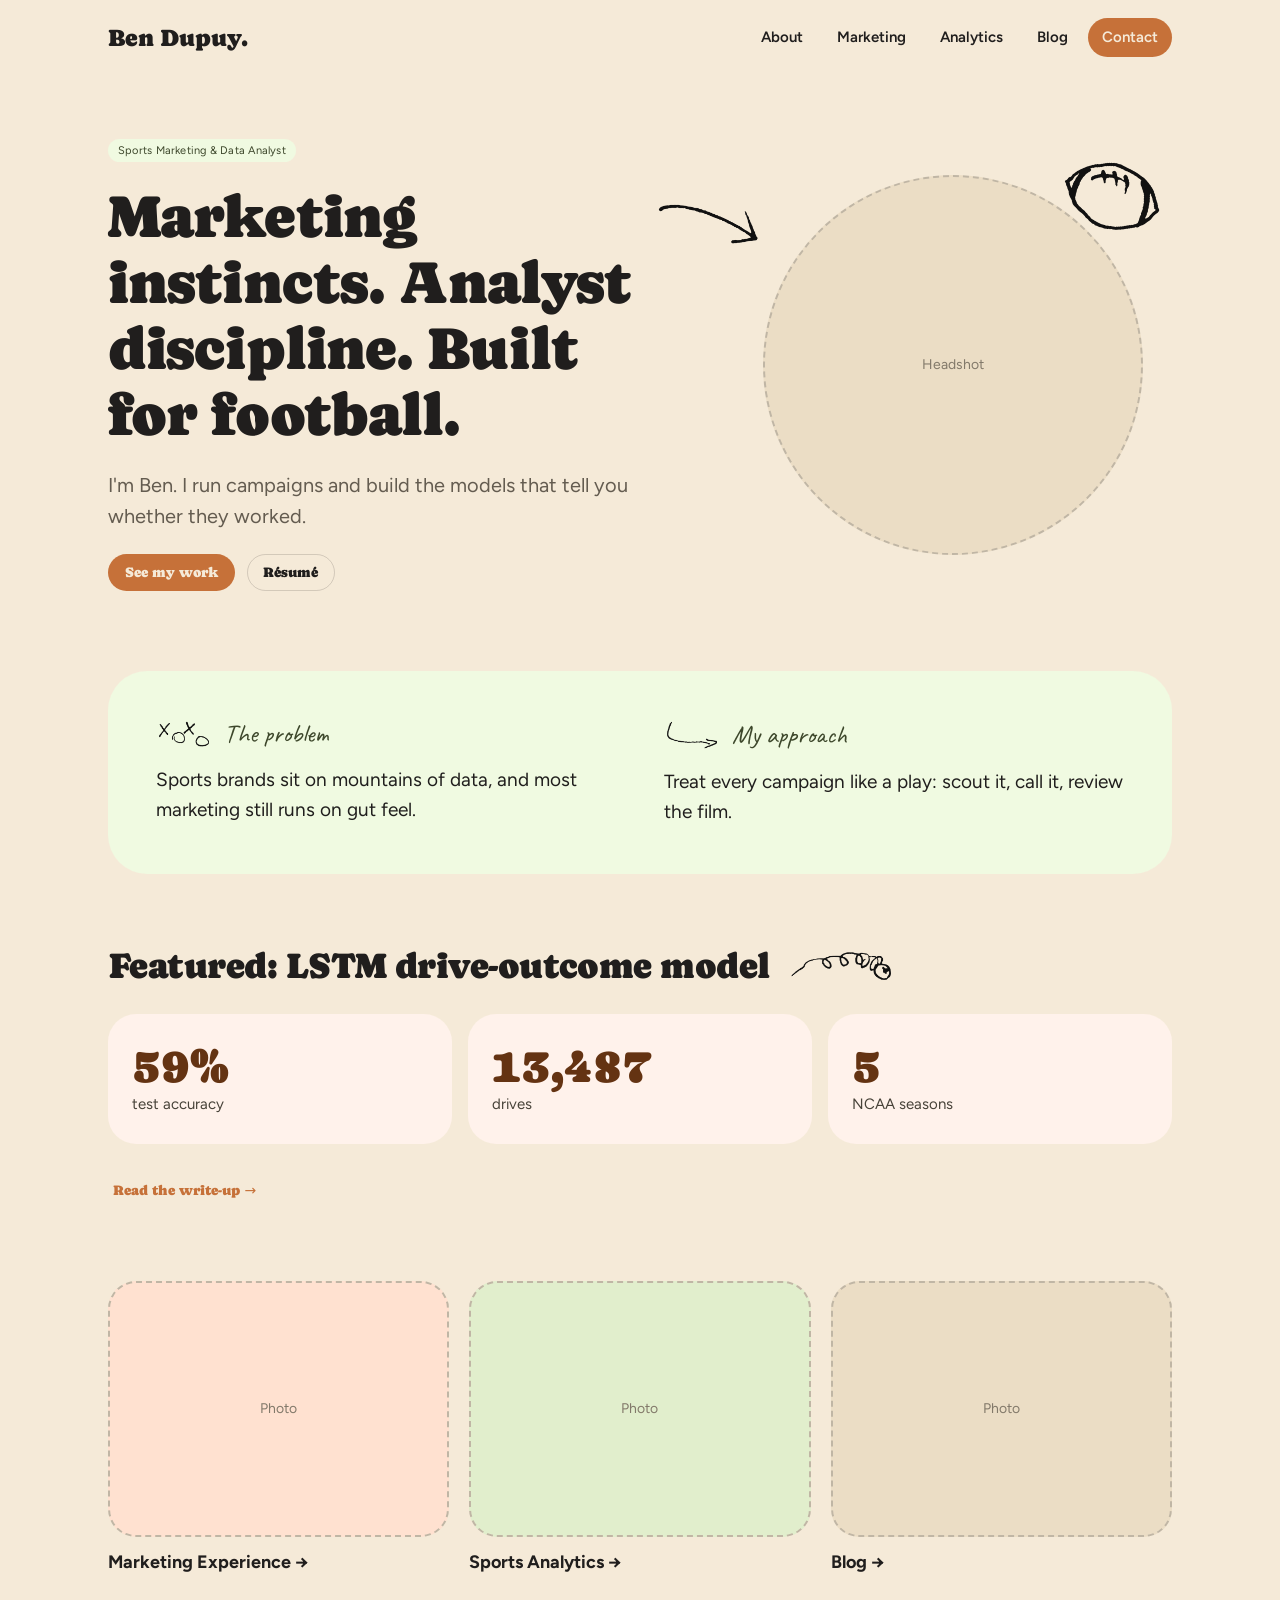
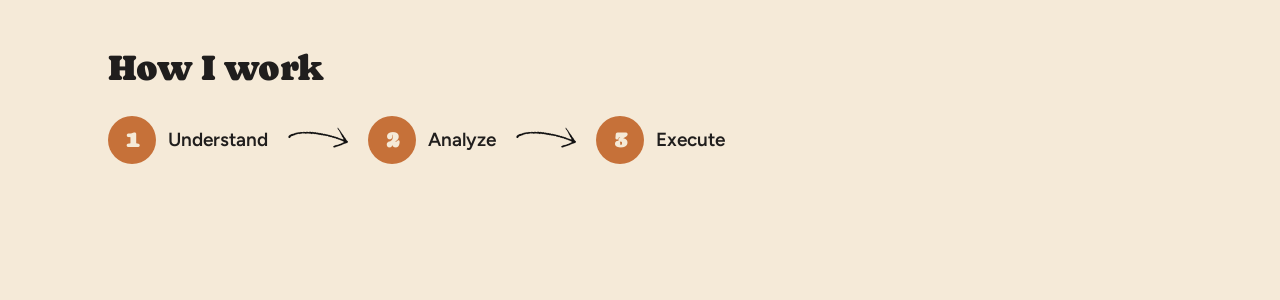
<file: final-project/index.html>
<!DOCTYPE html>
<html lang="en">
<head>
<meta charset="utf-8">
<meta name="viewport" content="width=device-width, initial-scale=1">
<title>Home · Ben Dupuy</title>
<meta name="description" content="Ben Dupuy — Sports Marketing & Data Analyst.">
<link rel="stylesheet" href="css/organic.css">
<link rel="stylesheet" href="css/site.css">
</head>
<body>
<header class="site-header">
  <nav class="nav" aria-label="Main">
    <a class="nav-brand" href="index.html">Ben Dupuy.</a>
    <div class="nav-links">
      <a href="about.html">About</a>
      <a href="marketing.html">Marketing</a>
      <a href="analytics.html">Analytics</a>
      <a href="blog.html">Blog</a>
      <a class="nav-cta" href="contact.html">Contact</a>
    </div>
  </nav>
</header>
<main>
<div class="wrap">
  <section class="hero">
    <div class="stack">
      <span class="tag tag-accent-2" style="align-self:flex-start">Sports Marketing &amp; Data Analyst</span>
      <h1>Marketing instincts. Analyst discipline. Built for football.</h1>
      <p class="lead">I'm Ben. I run campaigns and build the models that tell you whether they worked.</p>
      <div class="row"><a class="btn btn-primary" href="analytics.html">See my work</a><a class="btn btn-secondary" href="#">Résumé</a></div>
    </div>
    <div class="hero-photo">
      <div class="ph ph-circle">Headshot</div>
      <img class="doodle-ball" src="doodle-icons/png/black/football-laces-top-black.png" alt="">
      <img class="doodle-arrow" src="doodle-icons/png/black/curved-arrow-black.png" alt="">
    </div>
  </section>
  <section class="split">
    <div class="stack"><div class="label"><img src="doodle-icons/png/black/xs-and-os-black.png" alt=""><span class="hand">The problem</span></div><p>Sports brands sit on mountains of data, and most marketing still runs on gut feel.</p></div>
    <div class="stack"><div class="label"><img src="doodle-icons/png/black/hook-arrow-black.png" alt=""><span class="hand">My approach</span></div><p>Treat every campaign like a play: scout it, call it, review the film.</p></div>
  </section>
  <section class="section stack" style="gap:28px">
    <div class="heading-doodle"><h2>Featured: LSTM drive-outcome model</h2><img src="doodle-icons/png/black/spiral-ball-black.png" alt=""></div>
    <div class="stats"><div class="stat"><b>59%</b><span>test accuracy</span></div><div class="stat"><b>13,487</b><span>drives</span></div><div class="stat"><b>5</b><span>NCAA seasons</span></div></div>
    <a class="btn btn-ghost" href="analytics.html" style="align-self:flex-start">Read the write-up →</a>
  </section>
  <section class="tiles">
    <a class="tile" href="marketing.html"><div class="ph t-accent">Photo</div><strong>Marketing Experience →</strong></a>
    <a class="tile" href="analytics.html"><div class="ph t-sage">Photo</div><strong>Sports Analytics →</strong></a>
    <a class="tile" href="blog.html"><div class="ph">Photo</div><strong>Blog →</strong></a>
  </section>
  <section class="section stack" style="gap:28px">
    <h2>How I work</h2>
    <div class="process">
      <div class="step"><i>1</i>Understand</div><img src="doodle-icons/png/black/curved-arrow-black.png" alt="">
      <div class="step"><i>2</i>Analyze</div><img src="doodle-icons/png/black/curved-arrow-black.png" alt="">
      <div class="step"><i>3</i>Execute</div>
    </div>
  </section>
</div>
</main>
</body>
</html>
</file>
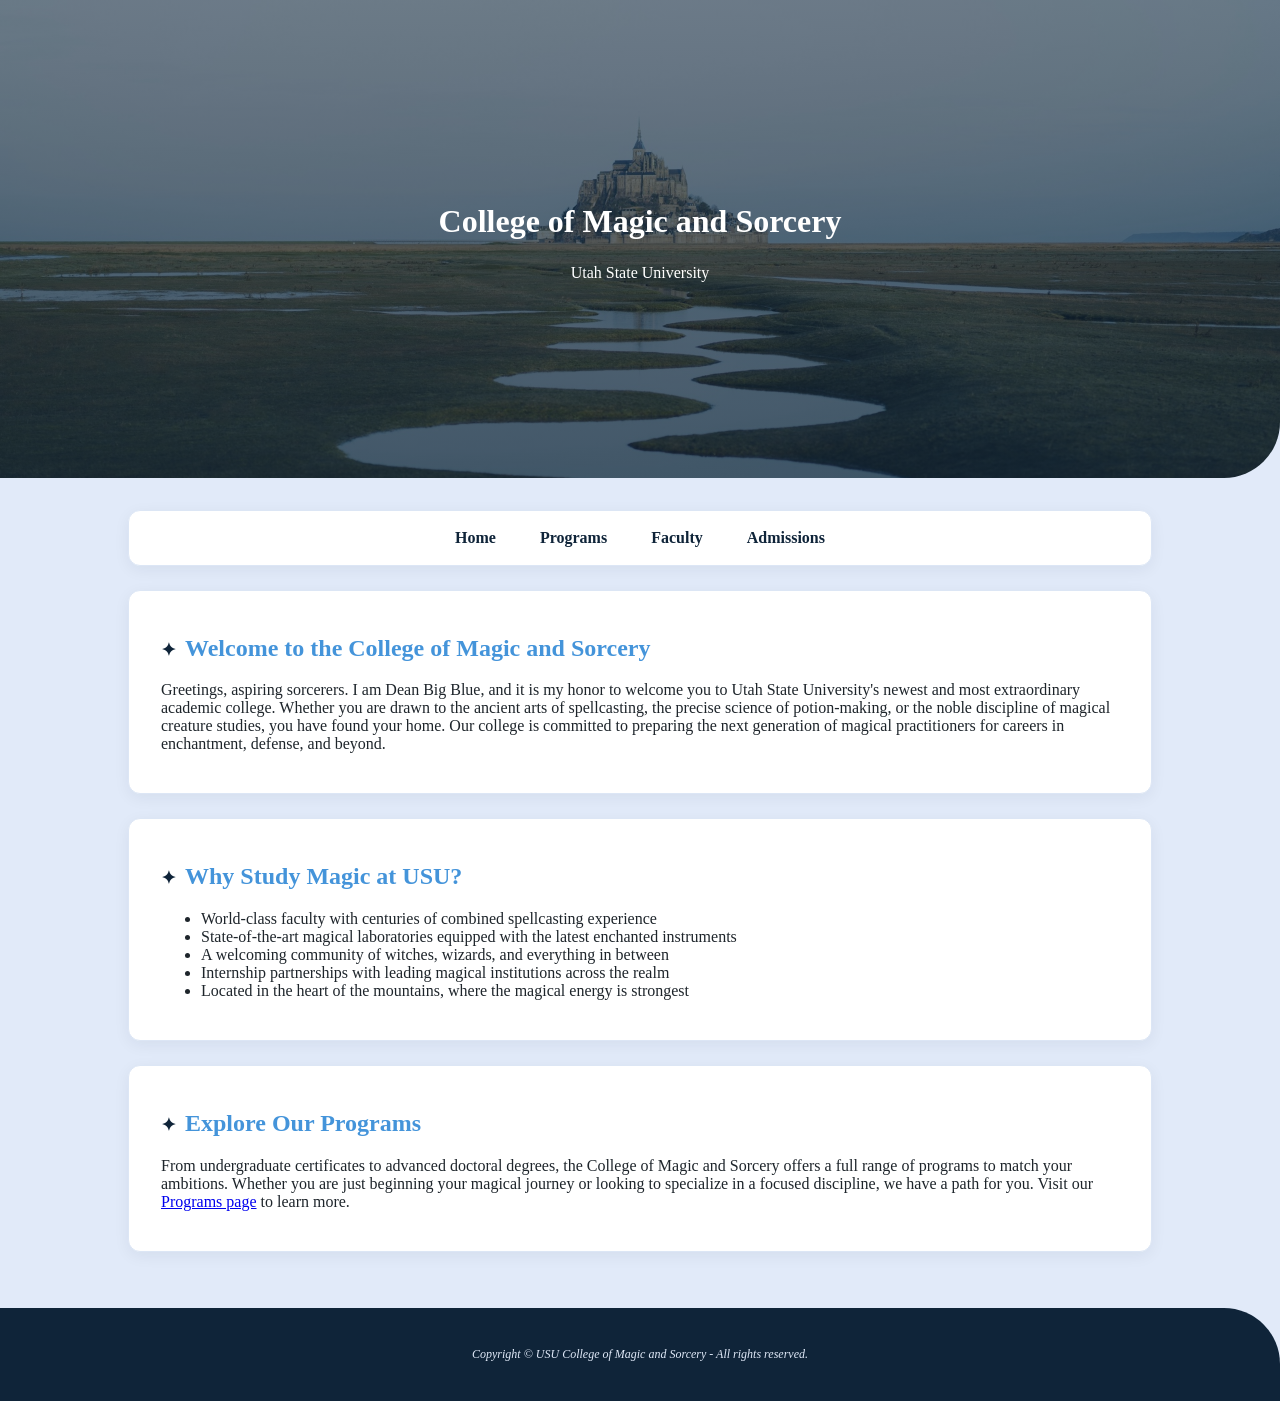
<file: usu-mas/index.html>
<!DOCTYPE html>
<html lang="en">
  <head>
    <meta charset="UTF-8" />
    <meta name="viewport" content="width=device-width, initial-scale=1.0" />
    <title>USU College of Magic and Sorcery</title>
    <link rel="stylesheet" href="magic.css" />
    <link rel="icon" href="images/favicon.svg" />
  </head>
  <body>

    <header class="hero">
      <h1>College of Magic and Sorcery</h1>
      <p>Utah State University</p>
    </header>

    <div id="wrapper">

      <nav>
        <ul>
          <li><a href="index.html">Home</a></li>
          <li><a href="programs.html">Programs</a></li>
          <li><a href="faculty.html">Faculty</a></li>
          <li><a href="admissions.html">Admissions</a></li>
        </ul>
      </nav>

      <main>

        <div class="card">
          <h2>Welcome to the College of Magic and Sorcery</h2>

          <p>
            Greetings, aspiring sorcerers. I am Dean Big Blue, and it is my honor to welcome you
            to Utah State University's newest and most extraordinary academic college. Whether you
            are drawn to the ancient arts of spellcasting, the precise science of potion-making, or
            the noble discipline of magical creature studies, you have found your home. Our college
            is committed to preparing the next generation of magical practitioners for careers in
            enchantment, defense, and beyond.
          </p>
        </div>

        <div class="card">
          <h2>Why Study Magic at USU?</h2>

          <ul>
            <li>World-class faculty with centuries of combined spellcasting experience</li>
            <li>State-of-the-art magical laboratories equipped with the latest enchanted instruments</li>
            <li>A welcoming community of witches, wizards, and everything in between</li>
            <li>Internship partnerships with leading magical institutions across the realm</li>
            <li>Located in the heart of the mountains, where the magical energy is strongest</li>
          </ul>
        </div>

        <div class="card">
          <h2>Explore Our Programs</h2>

          <p>
            From undergraduate certificates to advanced doctoral degrees, the College of Magic and
            Sorcery offers a full range of programs to match your ambitions. Whether you are just
            beginning your magical journey or looking to specialize in a focused discipline, we have
            a path for you. Visit our <a href="programs.html">Programs page</a> to learn more.
          </p>
        </div>

      </main>

    </div>

    <footer>
      <p>Copyright &copy; USU College of Magic and Sorcery - All rights reserved.</p>
    </footer>

  </body>
</html>
</file>
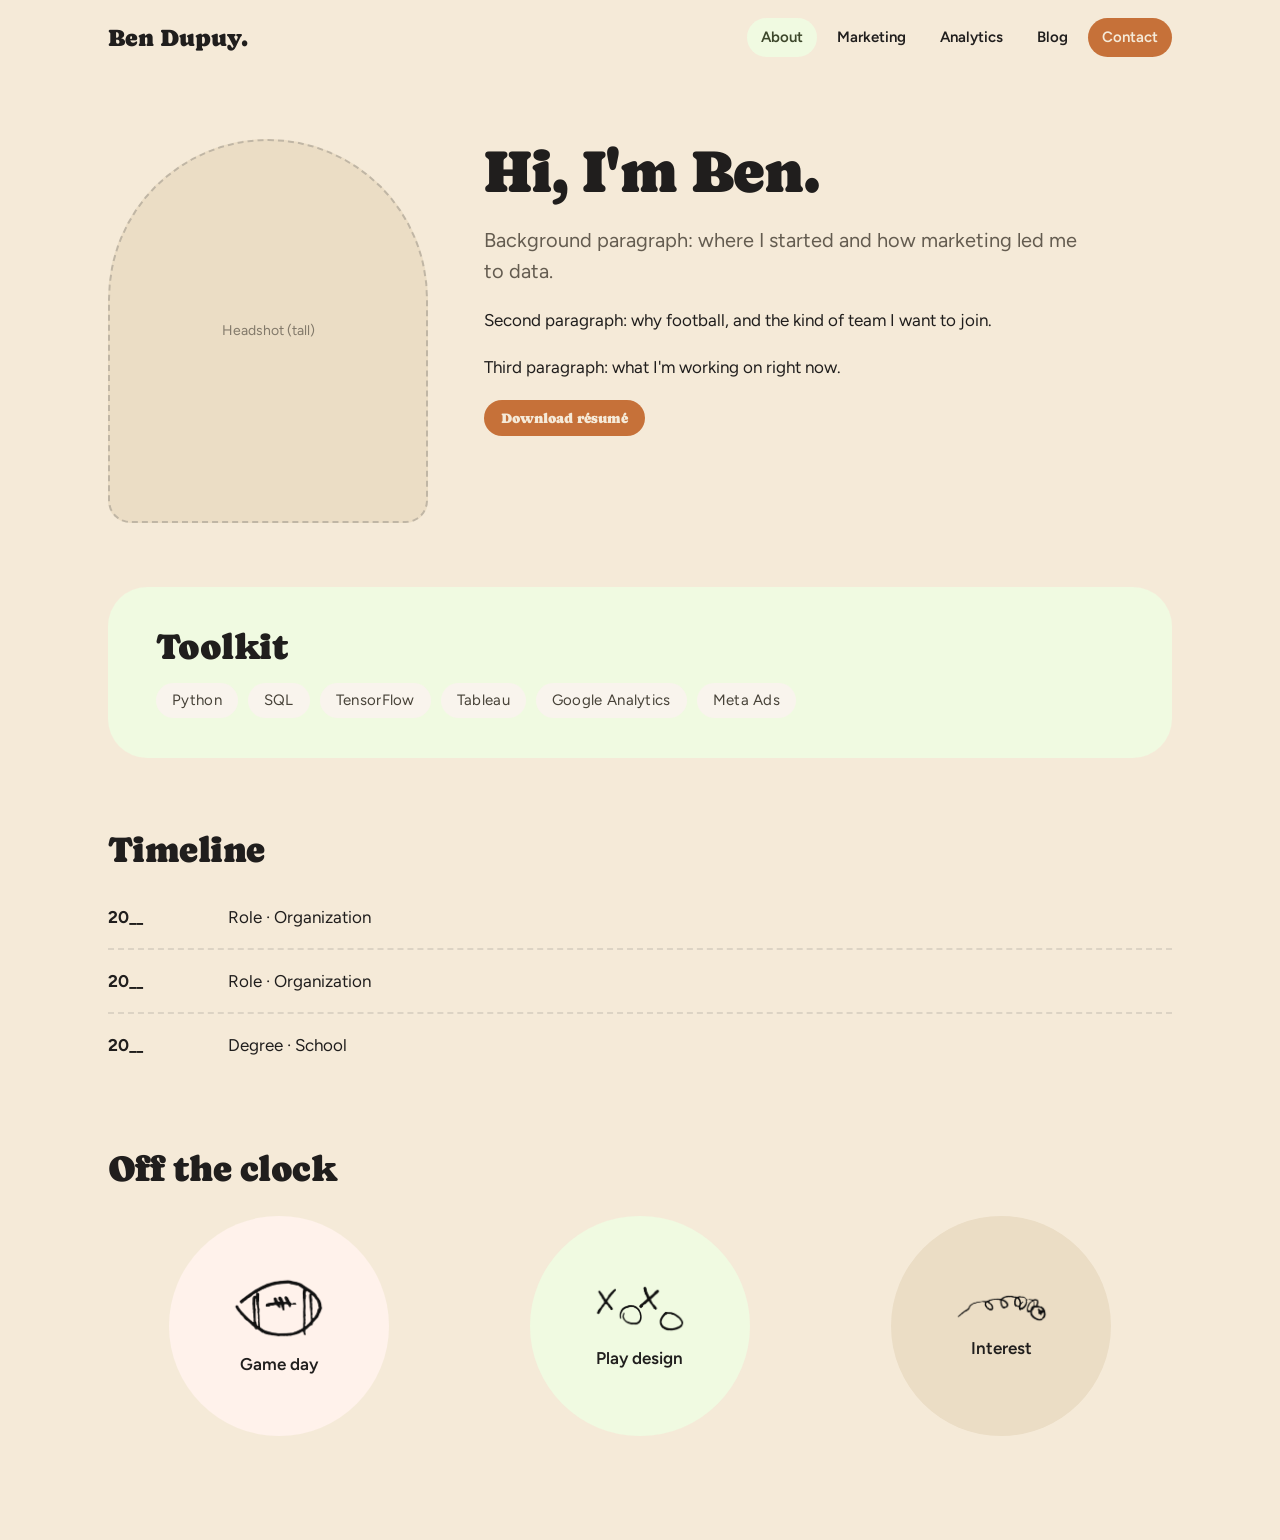
<file: final-project/about.html>
<!DOCTYPE html>
<html lang="en">
<head>
<meta charset="utf-8">
<meta name="viewport" content="width=device-width, initial-scale=1">
<title>About · Ben Dupuy</title>
<meta name="description" content="Ben Dupuy — Sports Marketing & Data Analyst.">
<link rel="stylesheet" href="css/organic.css">
<link rel="stylesheet" href="css/site.css">
</head>
<body>
<header class="site-header">
  <nav class="nav" aria-label="Main">
    <a class="nav-brand" href="index.html">Ben Dupuy.</a>
    <div class="nav-links">
      <a href="about.html" aria-current="page">About</a>
      <a href="marketing.html">Marketing</a>
      <a href="analytics.html">Analytics</a>
      <a href="blog.html">Blog</a>
      <a class="nav-cta" href="contact.html">Contact</a>
    </div>
  </nav>
</header>
<main>
<div class="wrap">
  <section class="about-intro">
    <div class="ph about-photo">Headshot (tall)</div>
    <div class="stack" style="gap:20px">
      <h1>Hi, I'm Ben.</h1>
      <p class="lead">Background paragraph: where I started and how marketing led me to data.</p>
      <p>Second paragraph: why football, and the kind of team I want to join.</p>
      <p>Third paragraph: what I'm working on right now.</p>
      <a class="btn btn-primary" href="#" style="align-self:flex-start">Download résumé</a>
    </div>
  </section>
  <section class="toolkit stack">
    <h2>Toolkit</h2>
    <div class="row" style="gap:10px"><span class="tag tag-neutral" style="font-size:15px;padding:6px 16px">Python</span><span class="tag tag-neutral" style="font-size:15px;padding:6px 16px">SQL</span><span class="tag tag-neutral" style="font-size:15px;padding:6px 16px">TensorFlow</span><span class="tag tag-neutral" style="font-size:15px;padding:6px 16px">Tableau</span><span class="tag tag-neutral" style="font-size:15px;padding:6px 16px">Google Analytics</span><span class="tag tag-neutral" style="font-size:15px;padding:6px 16px">Meta Ads</span></div>
  </section>
  <section class="section stack">
    <h2>Timeline</h2>
    <div class="timeline">
      <div><b>20__</b><span>Role · Organization</span></div>
      <div><b>20__</b><span>Role · Organization</span></div>
      <div><b>20__</b><span>Degree · School</span></div>
    </div>
  </section>
  <section class="stack" style="gap:28px;padding-bottom:40px">
    <h2>Off the clock</h2>
    <div class="interests">
      <div class="interest"><img src="doodle-icons/png/black/football-laces-center-black.png" alt="">Game day</div>
      <div class="interest"><img src="doodle-icons/png/black/xs-and-os-black.png" alt="">Play design</div>
      <div class="interest"><img src="doodle-icons/png/black/spiral-ball-black.png" alt="">Interest</div>
    </div>
  </section>
</div>
</main>
</body>
</html>
</file>
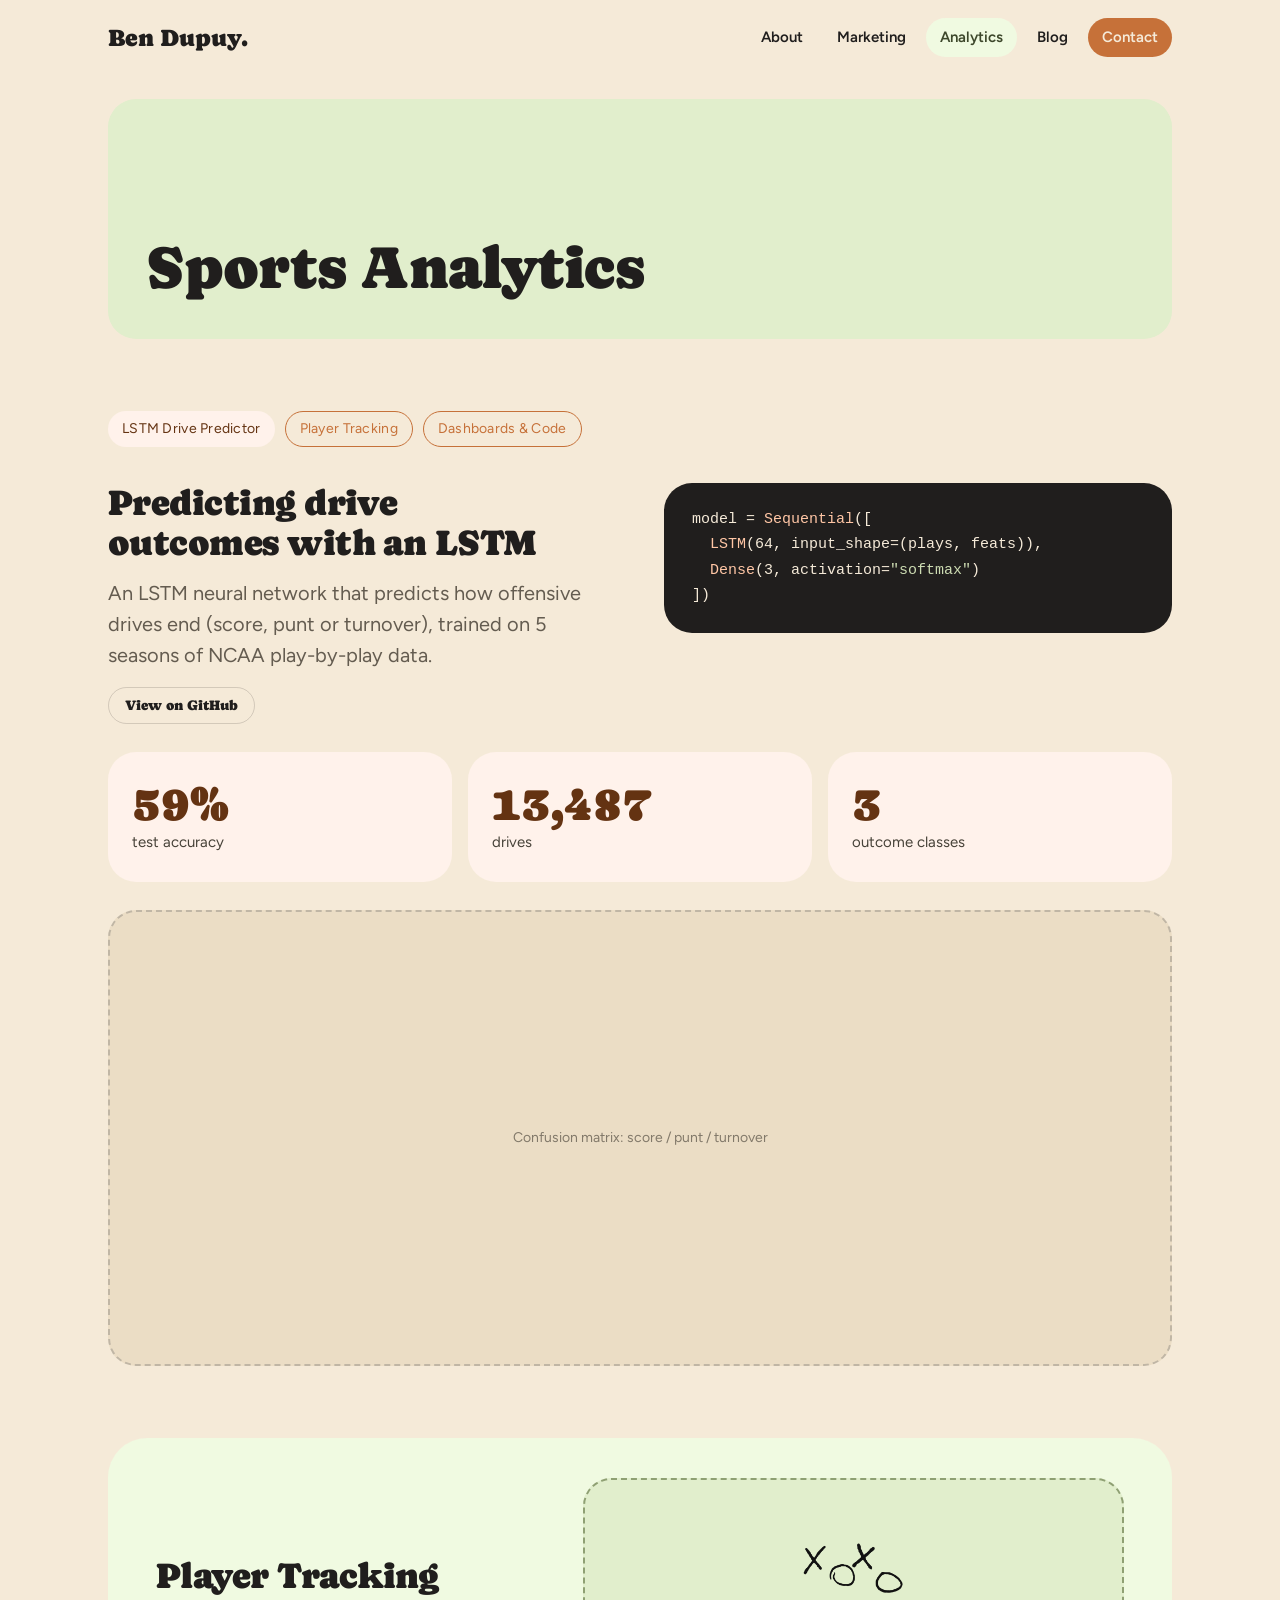
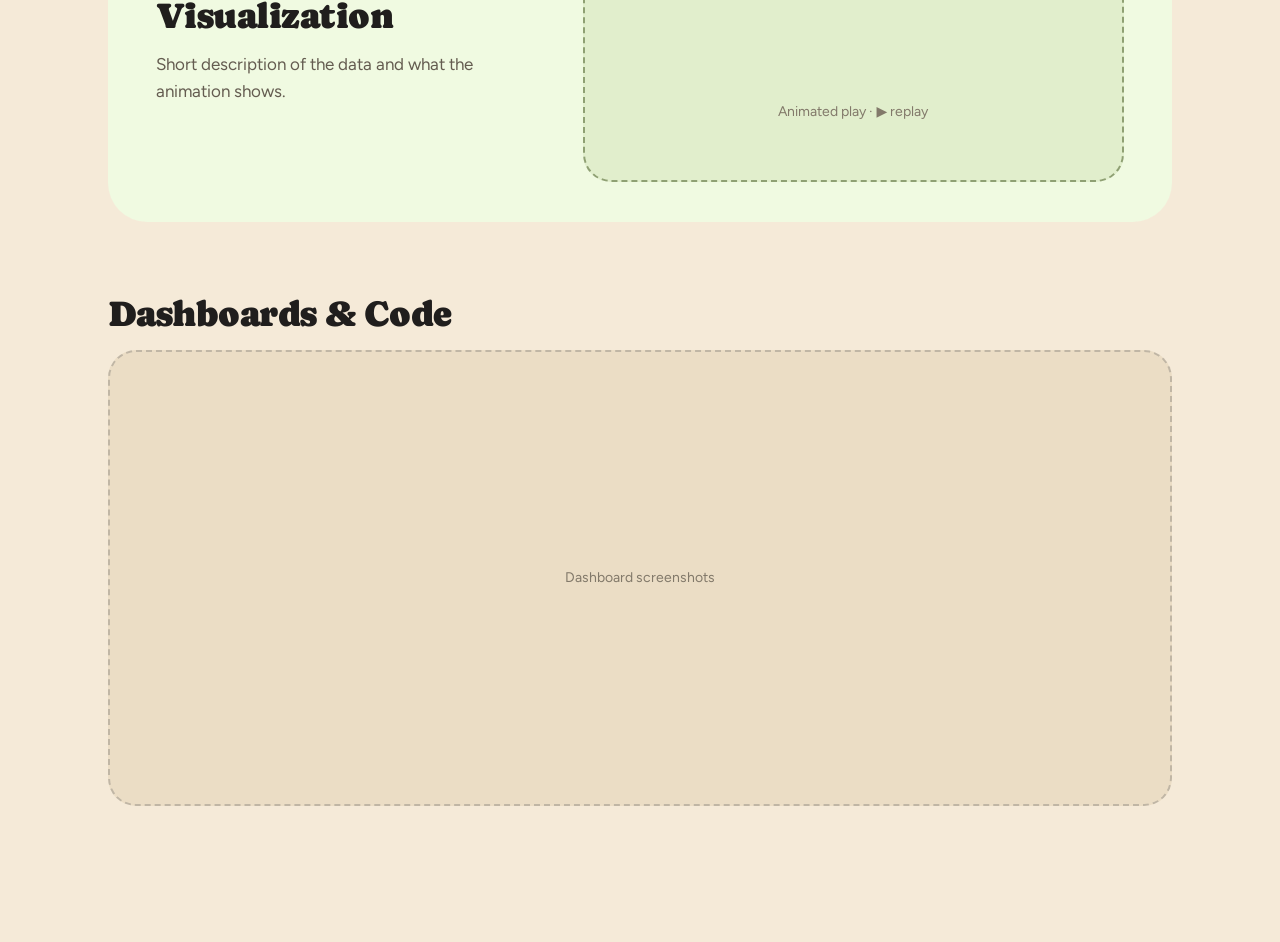
<file: final-project/analytics.html>
<!DOCTYPE html>
<html lang="en">
<head>
<meta charset="utf-8">
<meta name="viewport" content="width=device-width, initial-scale=1">
<title>Sports Analytics · Ben Dupuy</title>
<meta name="description" content="Ben Dupuy — Sports Marketing & Data Analyst.">
<link rel="stylesheet" href="css/organic.css">
<link rel="stylesheet" href="css/site.css">
</head>
<body>
<header class="site-header">
  <nav class="nav" aria-label="Main">
    <a class="nav-brand" href="index.html">Ben Dupuy.</a>
    <div class="nav-links">
      <a href="about.html">About</a>
      <a href="marketing.html">Marketing</a>
      <a href="analytics.html" aria-current="page">Analytics</a>
      <a href="blog.html">Blog</a>
      <a class="nav-cta" href="contact.html">Contact</a>
    </div>
  </nav>
</header>
<main>
<div class="wrap">
  <div class="ph banner t-sage"><h1>Sports Analytics</h1></div>
  <section class="section stack" style="gap:36px">
    <nav class="project-tabs" aria-label="Projects"><a class="tag tag-accent" href="#lstm">LSTM Drive Predictor</a><a class="tag tag-outline" href="#tracking">Player Tracking</a><a class="tag tag-outline" href="#dashboards">Dashboards &amp; Code</a></nav>
    <article id="lstm" class="stack" style="gap:28px">
      <div class="project">
        <div class="stack">
          <h2>Predicting drive outcomes with an LSTM</h2>
          <p class="lead">An LSTM neural network that predicts how offensive drives end (score, punt or turnover), trained on 5 seasons of NCAA play-by-play data.</p>
          <a class="btn btn-secondary" href="#" style="align-self:flex-start">View on GitHub</a>
        </div>
<pre class="code">model = <span class="k">Sequential</span>([
  <span class="k">LSTM</span>(64, input_shape=(plays, feats)),
  <span class="k">Dense</span>(3, activation=<span class="s">"softmax"</span>)
])</pre>
      </div>
      <div class="stats"><div class="stat"><b>59%</b><span>test accuracy</span></div><div class="stat"><b>13,487</b><span>drives</span></div><div class="stat"><b>3</b><span>outcome classes</span></div></div>
      <div class="ph" style="aspect-ratio:21/9">Confusion matrix: score / punt / turnover</div>
    </article>
  </section>
  <section id="tracking" class="tracking">
    <div class="stack"><h2>Player Tracking Visualization</h2><p class="muted">Short description of the data and what the animation shows.</p></div>
    <div class="ph"><img src="doodle-icons/png/black/xs-and-os-black.png" alt="">Animated play · ▶ replay</div>
  </section>
  <section id="dashboards" class="section stack">
    <h2>Dashboards &amp; Code</h2>
    <div class="ph" style="aspect-ratio:21/9">Dashboard screenshots</div>
  </section>
</div>
</main>
</body>
</html>
</file>
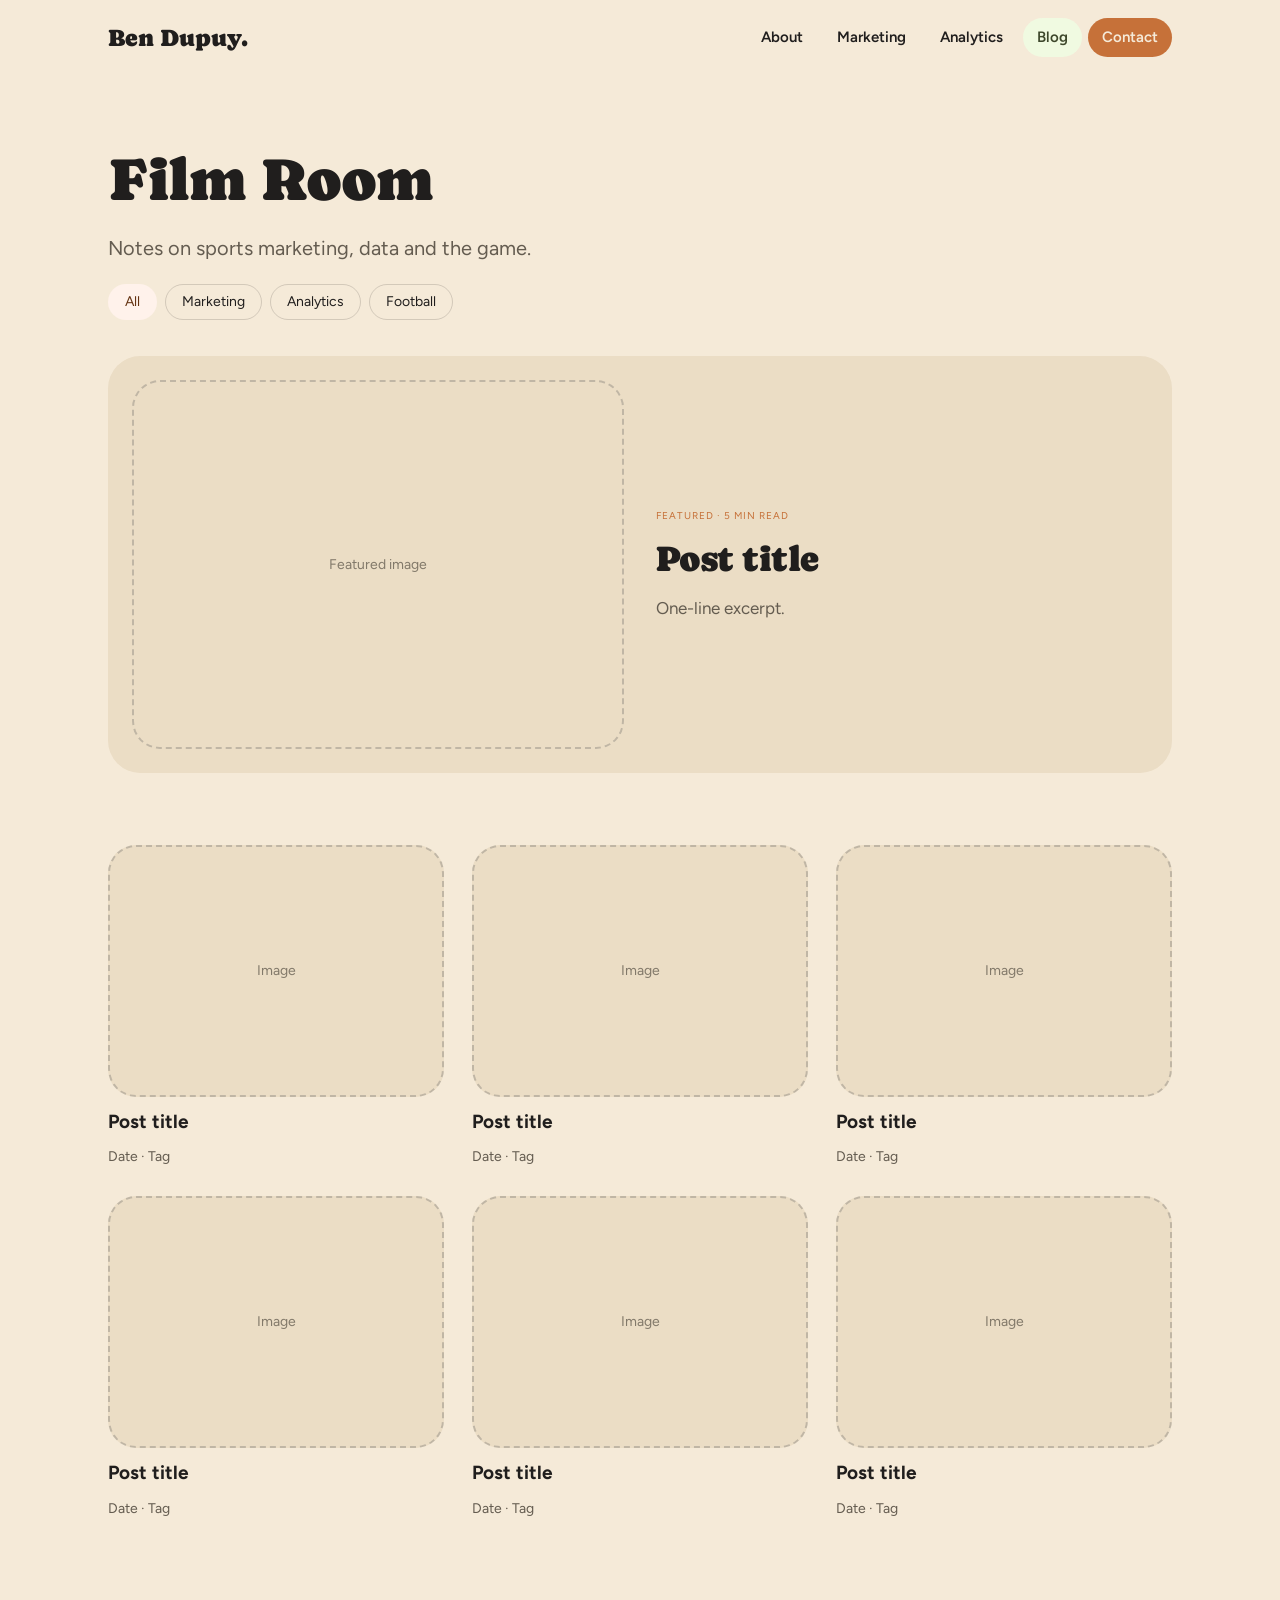
<file: final-project/blog.html>
<!DOCTYPE html>
<html lang="en">
<head>
<meta charset="utf-8">
<meta name="viewport" content="width=device-width, initial-scale=1">
<title>Blog · Ben Dupuy</title>
<meta name="description" content="Ben Dupuy — Sports Marketing & Data Analyst.">
<link rel="stylesheet" href="css/organic.css">
<link rel="stylesheet" href="css/site.css">
</head>
<body>
<header class="site-header">
  <nav class="nav" aria-label="Main">
    <a class="nav-brand" href="index.html">Ben Dupuy.</a>
    <div class="nav-links">
      <a href="about.html">About</a>
      <a href="marketing.html">Marketing</a>
      <a href="analytics.html">Analytics</a>
      <a href="blog.html" aria-current="page">Blog</a>
      <a class="nav-cta" href="contact.html">Contact</a>
    </div>
  </nav>
</header>
<main>
<div class="wrap">
  <section class="section stack" style="gap:20px;padding-bottom:36px">
    <h1>Film Room</h1>
    <p class="lead">Notes on sports marketing, data and the game.</p>
    <div class="filters" role="group" aria-label="Filter posts">
      <button class="btn btn-secondary" aria-pressed="true">All</button><button class="btn btn-secondary" aria-pressed="false">Marketing</button><button class="btn btn-secondary" aria-pressed="false">Analytics</button><button class="btn btn-secondary" aria-pressed="false">Football</button>
    </div>
  </section>
  <a class="card featured" href="#"><div class="ph">Featured image</div><div class="stack"><span class="card-kicker">Featured · 5 min read</span><h2>Post title</h2><p class="muted">One-line excerpt.</p></div></a>
  <section class="section posts"><a class="post" href="#"><div class="ph">Image</div><strong>Post title</strong><span class="muted" style="font-size:14px">Date · Tag</span></a><a class="post" href="#"><div class="ph">Image</div><strong>Post title</strong><span class="muted" style="font-size:14px">Date · Tag</span></a><a class="post" href="#"><div class="ph">Image</div><strong>Post title</strong><span class="muted" style="font-size:14px">Date · Tag</span></a><a class="post" href="#"><div class="ph">Image</div><strong>Post title</strong><span class="muted" style="font-size:14px">Date · Tag</span></a><a class="post" href="#"><div class="ph">Image</div><strong>Post title</strong><span class="muted" style="font-size:14px">Date · Tag</span></a><a class="post" href="#"><div class="ph">Image</div><strong>Post title</strong><span class="muted" style="font-size:14px">Date · Tag</span></a></section>
</div>
<script>
document.querySelectorAll('.filters button').forEach(b=>b.addEventListener('click',()=>{document.querySelectorAll('.filters button').forEach(x=>x.setAttribute('aria-pressed',x===b));}));
</script>
</main>
</body>
</html>
</file>
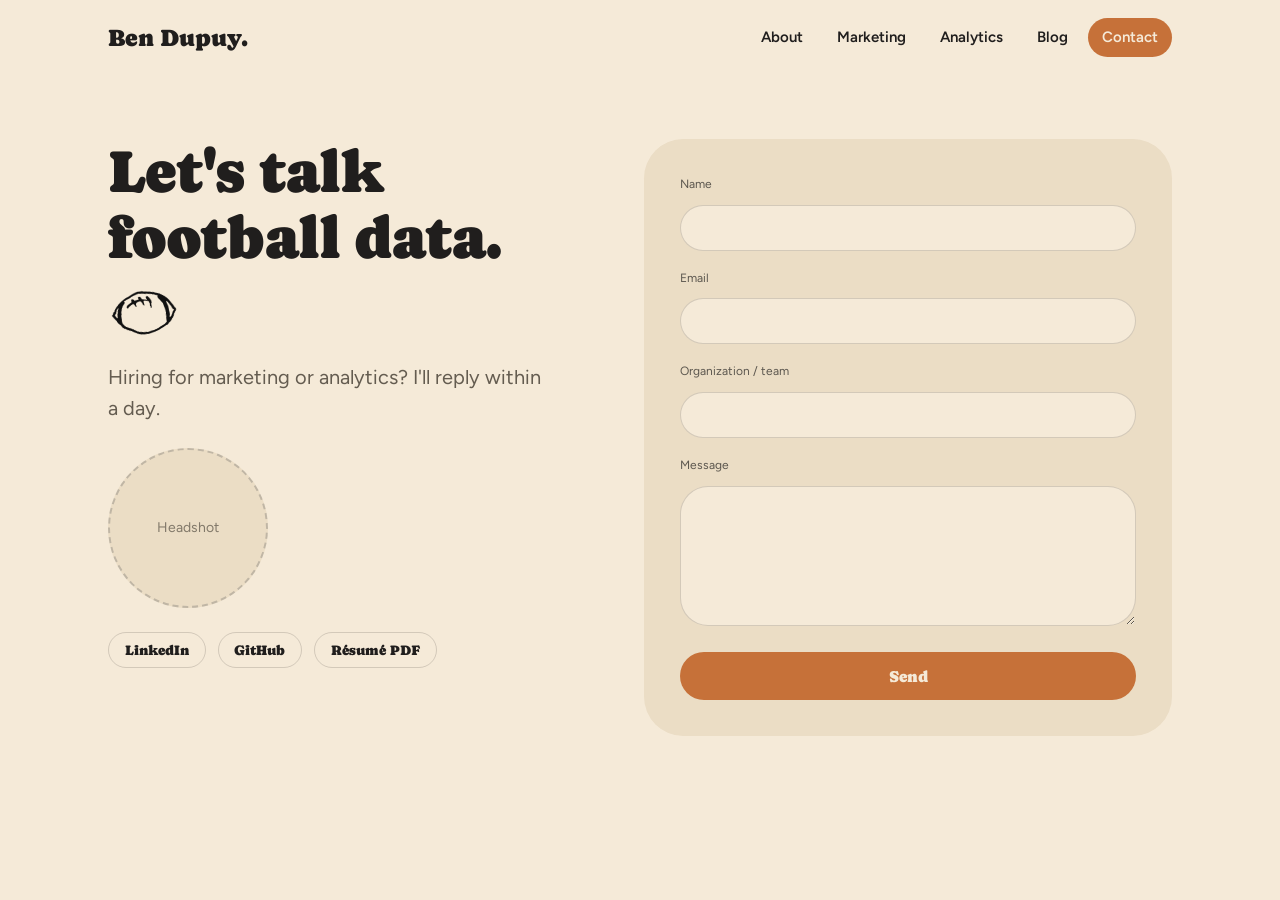
<file: final-project/contact.html>
<!DOCTYPE html>
<html lang="en">
<head>
<meta charset="utf-8">
<meta name="viewport" content="width=device-width, initial-scale=1">
<title>Contact · Ben Dupuy</title>
<meta name="description" content="Ben Dupuy — Sports Marketing & Data Analyst.">
<link rel="stylesheet" href="css/organic.css">
<link rel="stylesheet" href="css/site.css">
</head>
<body>
<header class="site-header">
  <nav class="nav" aria-label="Main">
    <a class="nav-brand" href="index.html">Ben Dupuy.</a>
    <div class="nav-links">
      <a href="about.html">About</a>
      <a href="marketing.html">Marketing</a>
      <a href="analytics.html">Analytics</a>
      <a href="blog.html">Blog</a>
      <a class="nav-cta" href="contact.html" aria-current="page">Contact</a>
    </div>
  </nav>
</header>
<main>
<div class="wrap">
  <section class="contact">
    <div class="stack" style="gap:24px">
      <div class="heading-doodle"><h1>Let's talk football data.</h1><img src="doodle-icons/png/black/football-laces-top-black.png" alt=""></div>
      <p class="lead">Hiring for marketing or analytics? I'll reply within a day.</p>
      <div class="ph ph-circle" style="width:160px">Headshot</div>
      <div class="row"><a class="btn btn-secondary" href="#">LinkedIn</a><a class="btn btn-secondary" href="#">GitHub</a><a class="btn btn-secondary" href="#">Résumé PDF</a></div>
    </div>
    <form class="contact-form" action="#" method="post">
      <div class="field"><label for="n">Name</label><input class="input" id="n" name="name" required></div>
      <div class="field"><label for="e">Email</label><input class="input" id="e" name="email" type="email" required></div>
      <div class="field"><label for="o">Organization / team</label><input class="input" id="o" name="org"></div>
      <div class="field"><label for="m">Message</label><textarea class="input" id="m" name="message" required></textarea></div>
      <button class="btn btn-primary btn-block" type="submit">Send</button>
      <p class="form-message" id="form-message" role="status" hidden></p>
    </form>
  </section>
</div>
</main>
<script src="js/contact.js"></script>
</body>
</html>
</file>
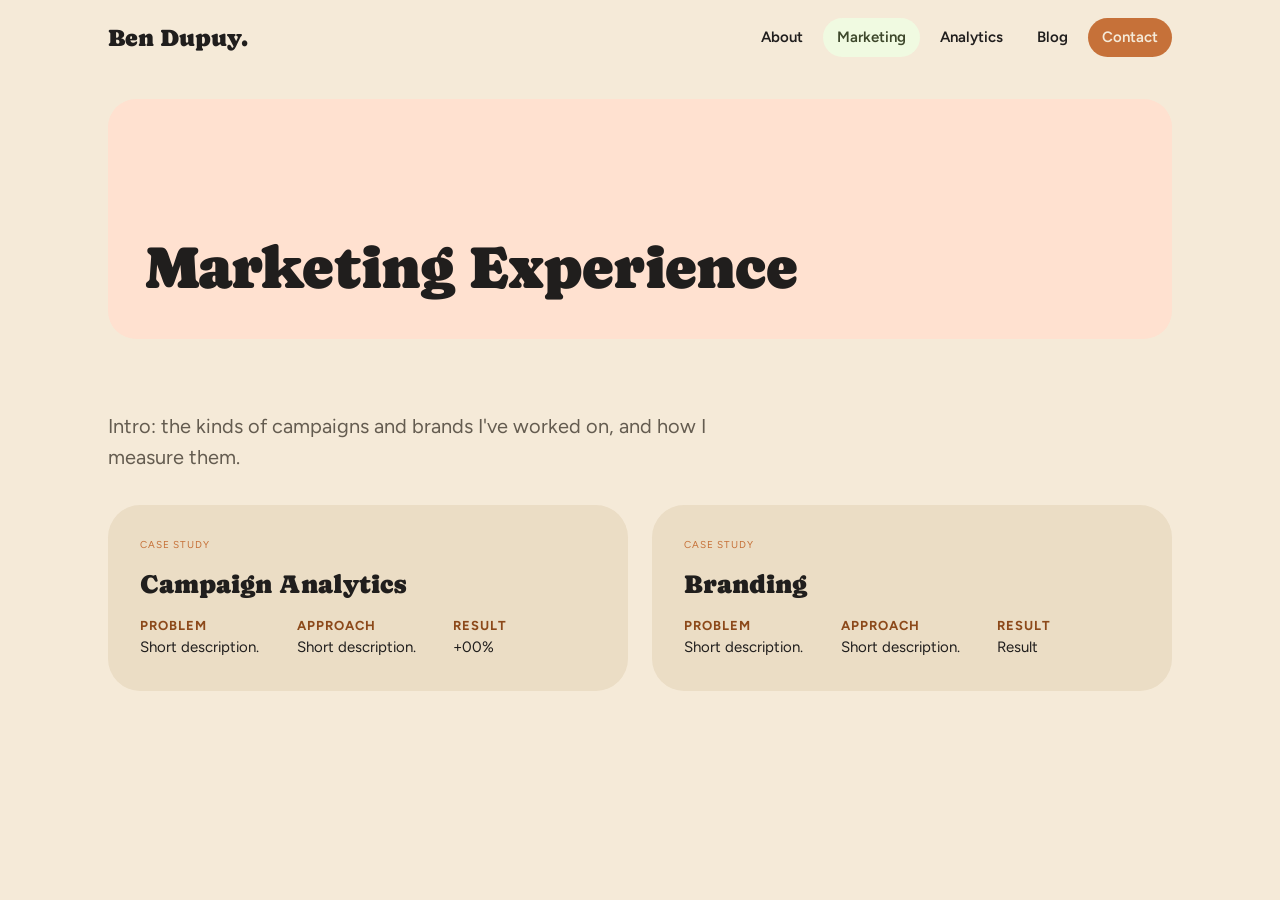
<file: final-project/marketing.html>
<!DOCTYPE html>
<html lang="en">
<head>
<meta charset="utf-8">
<meta name="viewport" content="width=device-width, initial-scale=1">
<title>Marketing Experience · Ben Dupuy</title>
<meta name="description" content="Ben Dupuy — Sports Marketing & Data Analyst.">
<link rel="stylesheet" href="css/organic.css">
<link rel="stylesheet" href="css/site.css">
</head>
<body>
<header class="site-header">
  <nav class="nav" aria-label="Main">
    <a class="nav-brand" href="index.html">Ben Dupuy.</a>
    <div class="nav-links">
      <a href="about.html">About</a>
      <a href="marketing.html" aria-current="page">Marketing</a>
      <a href="analytics.html">Analytics</a>
      <a href="blog.html">Blog</a>
      <a class="nav-cta" href="contact.html">Contact</a>
    </div>
  </nav>
</header>
<main>
<div class="wrap">
  <div class="ph banner t-accent"><h1>Marketing Experience</h1></div>
  <section class="section stack" style="gap:32px">
    <p class="lead">Intro: the kinds of campaigns and brands I've worked on, and how I measure them.</p>
    <div class="cases"><a class="card case" href="#"><span class="card-kicker">Case study</span><span class="card-title">Campaign Analytics</span><div class="pae"><div><b>Problem</b>Short description.</div><div><b>Approach</b>Short description.</div><div><b>Result</b>+00%</div></div></a><a class="card case" href="#"><span class="card-kicker">Case study</span><span class="card-title">Branding</span><div class="pae"><div><b>Problem</b>Short description.</div><div><b>Approach</b>Short description.</div><div><b>Result</b>Result</div></div></a></div>
  </section>
</div>
</main>
</body>
</html>
</file>
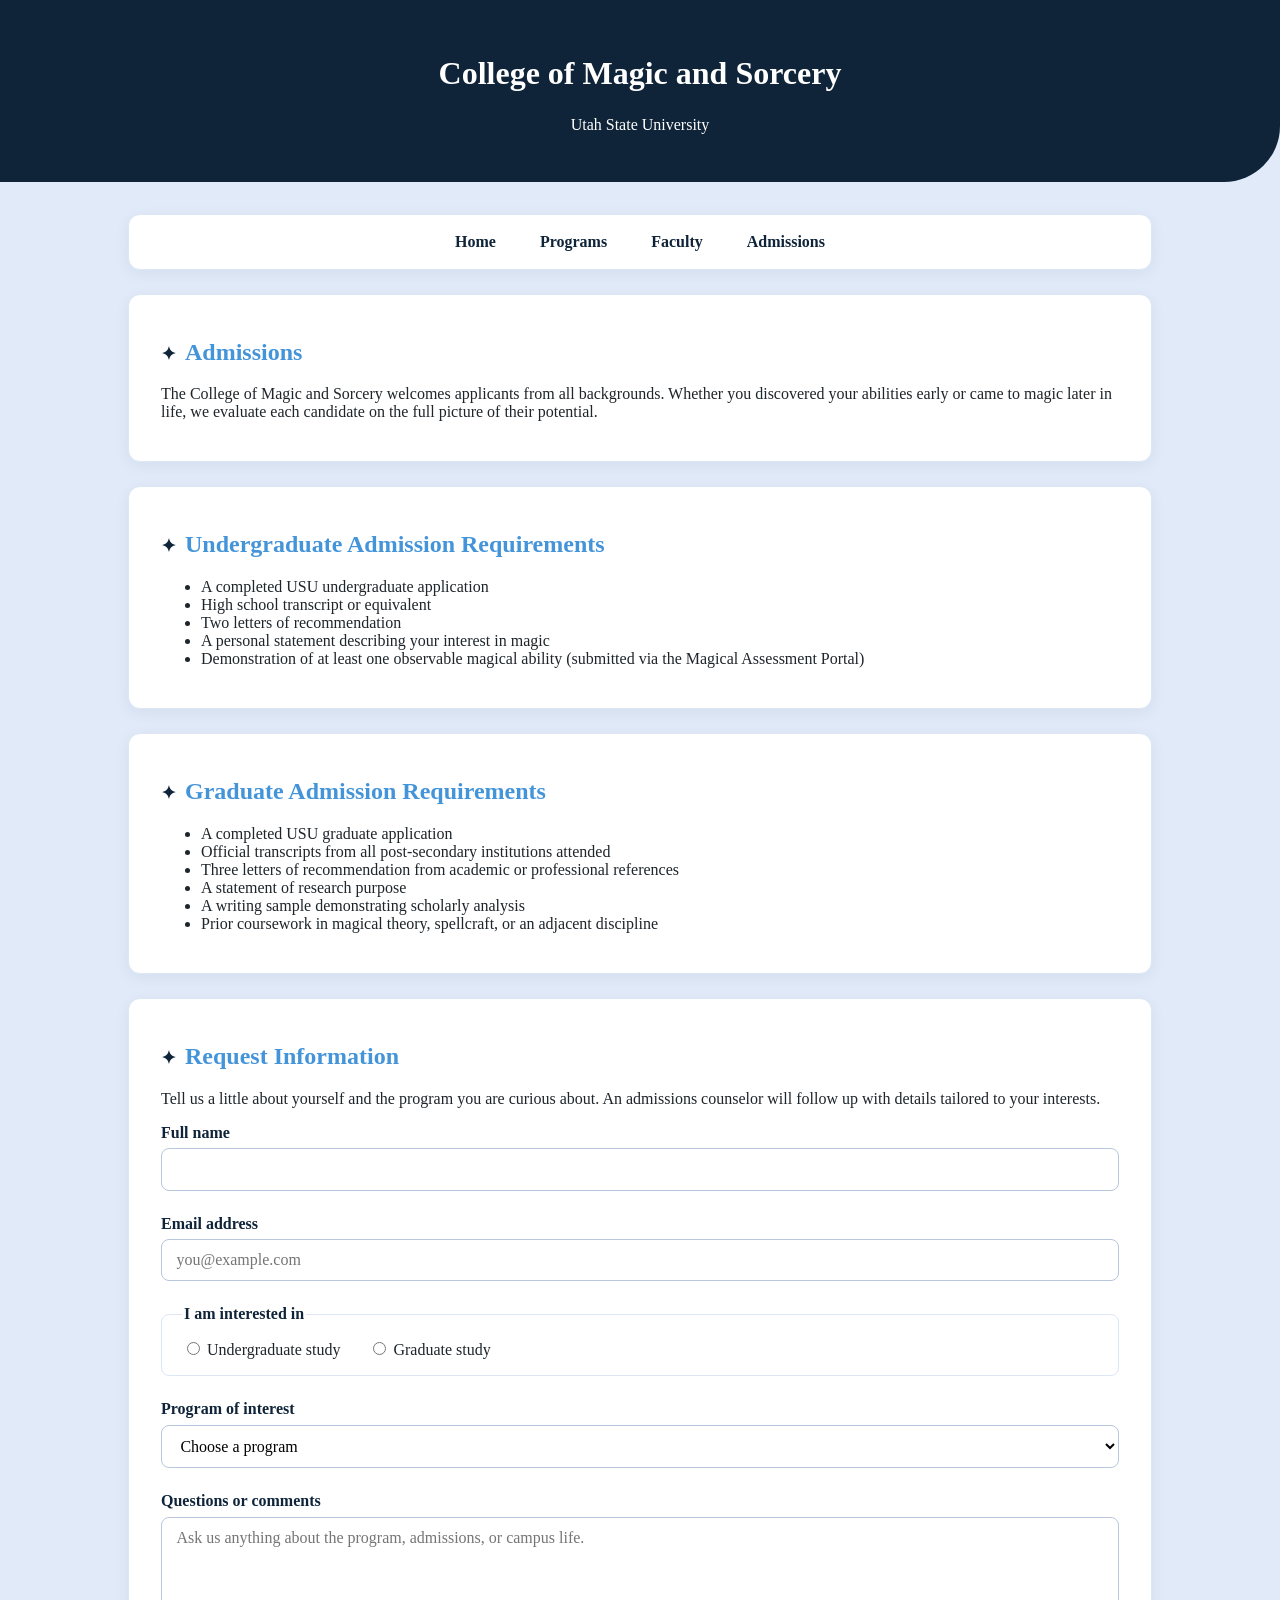
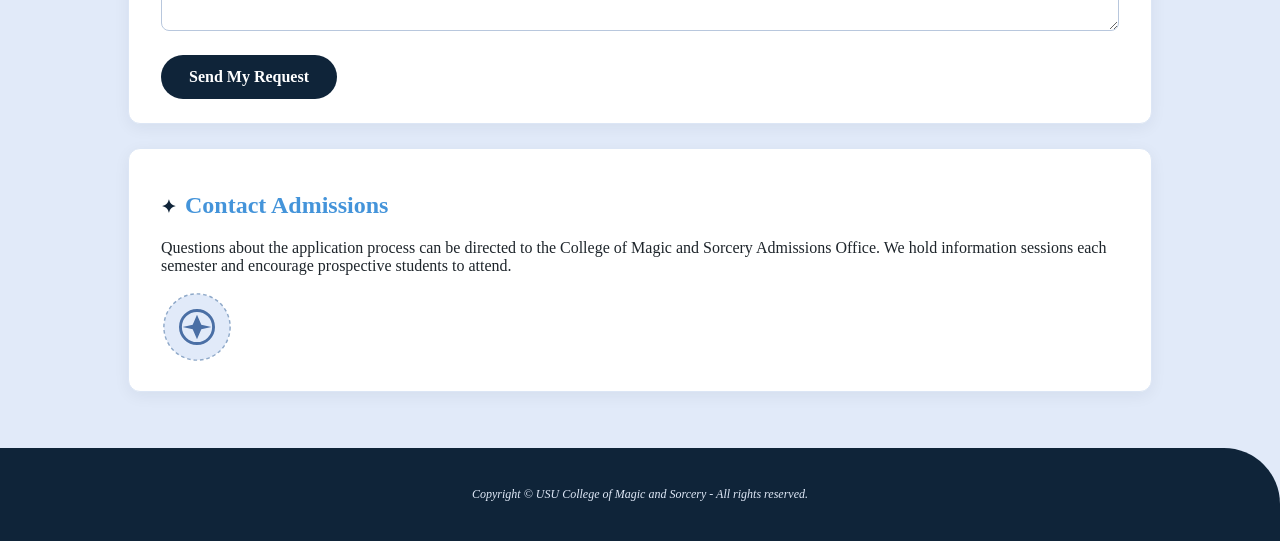
<file: usu-mas/admissions.html>
<!DOCTYPE html>
<html lang="en">
  <head>
    <meta charset="UTF-8" />
    <meta name="viewport" content="width=device-width, initial-scale=1.0" />
    <title>USU College of Magic and Sorcery - Admissions</title>
    <link rel="stylesheet" href="magic.css" />
    <link rel="icon" href="images/favicon.svg" />
    <script src="magic.js" defer></script>
  </head>
  <body>

    <header>
      <h1>College of Magic and Sorcery</h1>
      <p>Utah State University</p>
    </header>

    <div id="wrapper">

      <nav>
        <ul>
          <li><a href="index.html">Home</a></li>
          <li><a href="programs.html">Programs</a></li>
          <li><a href="faculty.html">Faculty</a></li>
          <li><a href="admissions.html">Admissions</a></li>
        </ul>
      </nav>

      <main>

        <div class="card">
          <h2>Admissions</h2>

          <p>
            The College of Magic and Sorcery welcomes applicants from all backgrounds. Whether you
            discovered your abilities early or came to magic later in life, we evaluate each
            candidate on the full picture of their potential.
          </p>
        </div>

        <div class="card">
          <h2>Undergraduate Admission Requirements</h2>

          <ul>
            <li>A completed USU undergraduate application</li>
            <li>High school transcript or equivalent</li>
            <li>Two letters of recommendation</li>
            <li>A personal statement describing your interest in magic</li>
            <li>Demonstration of at least one observable magical ability (submitted via the Magical Assessment Portal)</li>
          </ul>
        </div>

        <div class="card">
          <h2>Graduate Admission Requirements</h2>

          <ul>
            <li>A completed USU graduate application</li>
            <li>Official transcripts from all post-secondary institutions attended</li>
            <li>Three letters of recommendation from academic or professional references</li>
            <li>A statement of research purpose</li>
            <li>A writing sample demonstrating scholarly analysis</li>
            <li>Prior coursework in magical theory, spellcraft, or an adjacent discipline</li>
          </ul>
        </div>

        <div class="card">
          <h2>Request Information</h2>

          <p>
            Tell us a little about yourself and the program you are curious about. An admissions
            counselor will follow up with details tailored to your interests.
          </p>

          <form id="info-form" action="https://httpbin.org/post" method="post" target="_blank">

            <div class="field">
              <label for="full-name">Full name</label>
              <input type="text" id="full-name" name="full-name" required />
            </div>

            <div class="field">
              <label for="email">Email address</label>
              <input type="email" id="email" name="email" placeholder="you@example.com" required />
            </div>

            <fieldset>
              <legend>I am interested in</legend>
              <input type="radio" id="level-undergrad" name="level" value="undergraduate" required />
              <label for="level-undergrad">Undergraduate study</label>
              <input type="radio" id="level-grad" name="level" value="graduate" />
              <label for="level-grad">Graduate study</label>
            </fieldset>

            <div class="field">
              <label for="program">Program of interest</label>
              <select id="program" name="program" required>
                <option value="" disabled selected>Choose a program</option>
                <option value="spellcraft">B.A. Spellcraft and Enchantment</option>
                <option value="potions">B.S. Potions and Alchemical Sciences</option>
                <option value="creatures">B.A. Magical Creature Studies</option>
                <option value="mma">Master of Magical Arts</option>
                <option value="doctorate">Doctor of Sorcery</option>
                <option value="undecided">I'm not sure yet</option>
              </select>
            </div>

            <div class="field">
              <label for="questions">Questions or comments</label>
              <textarea id="questions" name="questions" rows="5" placeholder="Ask us anything about the program, admissions, or campus life."></textarea>
            </div>

            <button type="submit">Send My Request</button>
            <p id="form-message" class="form-message" aria-live="polite" hidden></p>
          </form>
        </div>

        <div class="card">
          <h2>Contact Admissions</h2>

          <p>
            Questions about the application process can be directed to the College of Magic and
            Sorcery Admissions Office. We hold information sessions each semester and encourage
            prospective students to attend.
          </p>

          <a href="mailto:admissions@magic.usu.edu" class="cta-link">
            <img src="images/icon-contact.svg" alt="Contact the Admissions Office" />
          </a>
        </div>

      </main>

    </div>

    <footer>
      <p>Copyright &copy; USU College of Magic and Sorcery - All rights reserved.</p>
    </footer>

  </body>
</html>
</file>
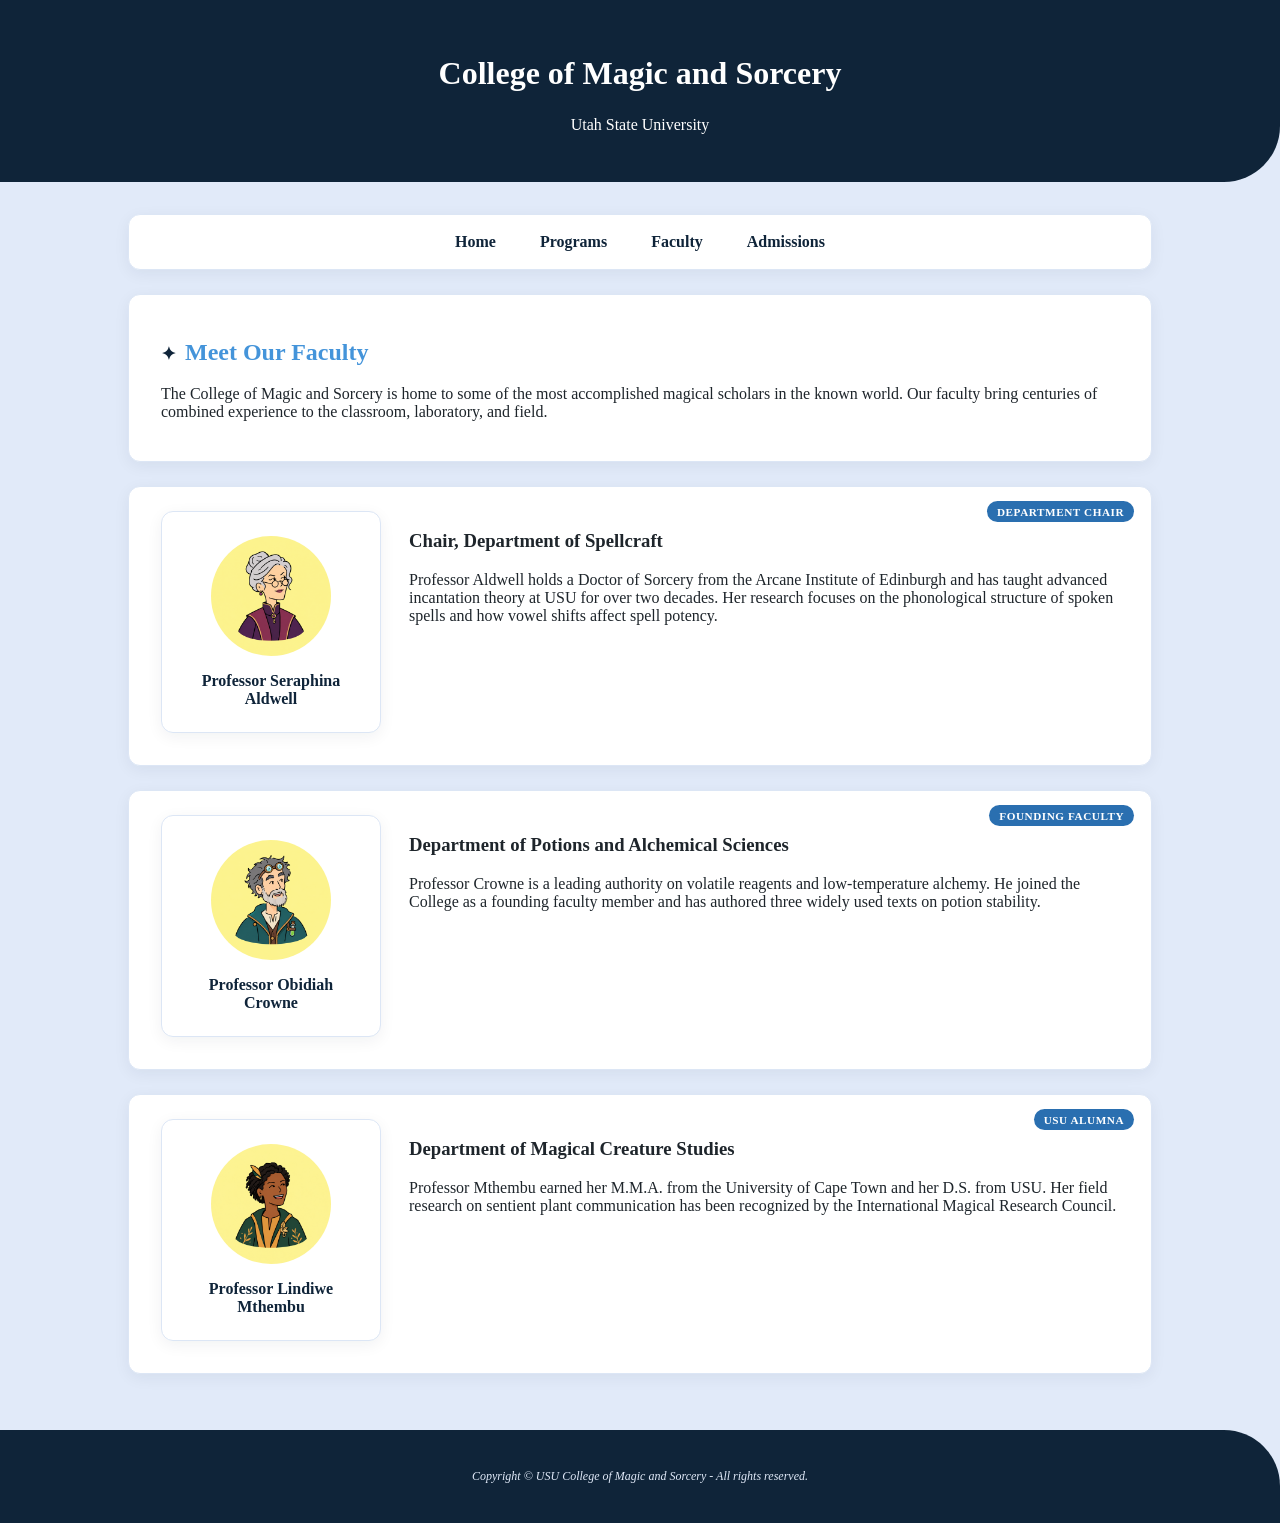
<file: usu-mas/faculty.html>
<!DOCTYPE html>
<html lang="en">
  <head>
    <meta charset="UTF-8" />
    <meta name="viewport" content="width=device-width, initial-scale=1.0" />
    <title>USU College of Magic and Sorcery - Faculty</title>
    <link rel="stylesheet" href="magic.css" />
    <link rel="icon" href="images/favicon.svg" />
  </head>
  <body>

    <header>
      <h1>College of Magic and Sorcery</h1>
      <p>Utah State University</p>
    </header>

    <div id="wrapper">

      <nav>
        <ul>
          <li><a href="index.html">Home</a></li>
          <li><a href="programs.html">Programs</a></li>
          <li><a href="faculty.html">Faculty</a></li>
          <li><a href="admissions.html">Admissions</a></li>
        </ul>
      </nav>

      <main>

        <div class="card">
          <h2>Meet Our Faculty</h2>

          <p>
            The College of Magic and Sorcery is home to some of the most accomplished magical
            scholars in the known world. Our faculty bring centuries of combined experience to the
            classroom, laboratory, and field.
          </p>
        </div>

        <div class="card">
          <span class="badge">Department Chair</span>
          <figure>
            <img src="images/seraphina-aldwell.png" alt="Illustrated portrait of Professor Seraphina Aldwell" class="portrait" />
            <figcaption>Professor Seraphina Aldwell</figcaption>
          </figure>
          <h3>Chair, Department of Spellcraft</h3>
          <p>
            Professor Aldwell holds a Doctor of Sorcery from the Arcane Institute of Edinburgh and
            has taught advanced incantation theory at USU for over two decades. Her research focuses
            on the phonological structure of spoken spells and how vowel shifts affect spell potency.
          </p>
        </div>

        <div class="card">
          <span class="badge">Founding Faculty</span>
          <figure>
            <img src="images/obidiah-crowne.png" alt="Illustrated portrait of Professor Obidiah Crowne" class="portrait" />
            <figcaption>Professor Obidiah Crowne</figcaption>
          </figure>
          <h3>Department of Potions and Alchemical Sciences</h3>
          <p>
            Professor Crowne is a leading authority on volatile reagents and low-temperature alchemy.
            He joined the College as a founding faculty member and has authored three widely used
            texts on potion stability.
          </p>
        </div>

        <div class="card">
          <span class="badge">USU Alumna</span>
          <figure>
            <img src="images/lindiwe-mthembu.png" alt="Illustrated portrait of Professor Lindiwe Mthembu" class="portrait" />
            <figcaption>Professor Lindiwe Mthembu</figcaption>
          </figure>
          <h3>Department of Magical Creature Studies</h3>
          <p>
            Professor Mthembu earned her M.M.A. from the University of Cape Town and her D.S. from
            USU. Her field research on sentient plant communication has been recognized by the
            International Magical Research Council.
          </p>
        </div>

      </main>

    </div>

    <footer>
      <p>Copyright &copy; USU College of Magic and Sorcery - All rights reserved.</p>
    </footer>

  </body>
</html>
</file>
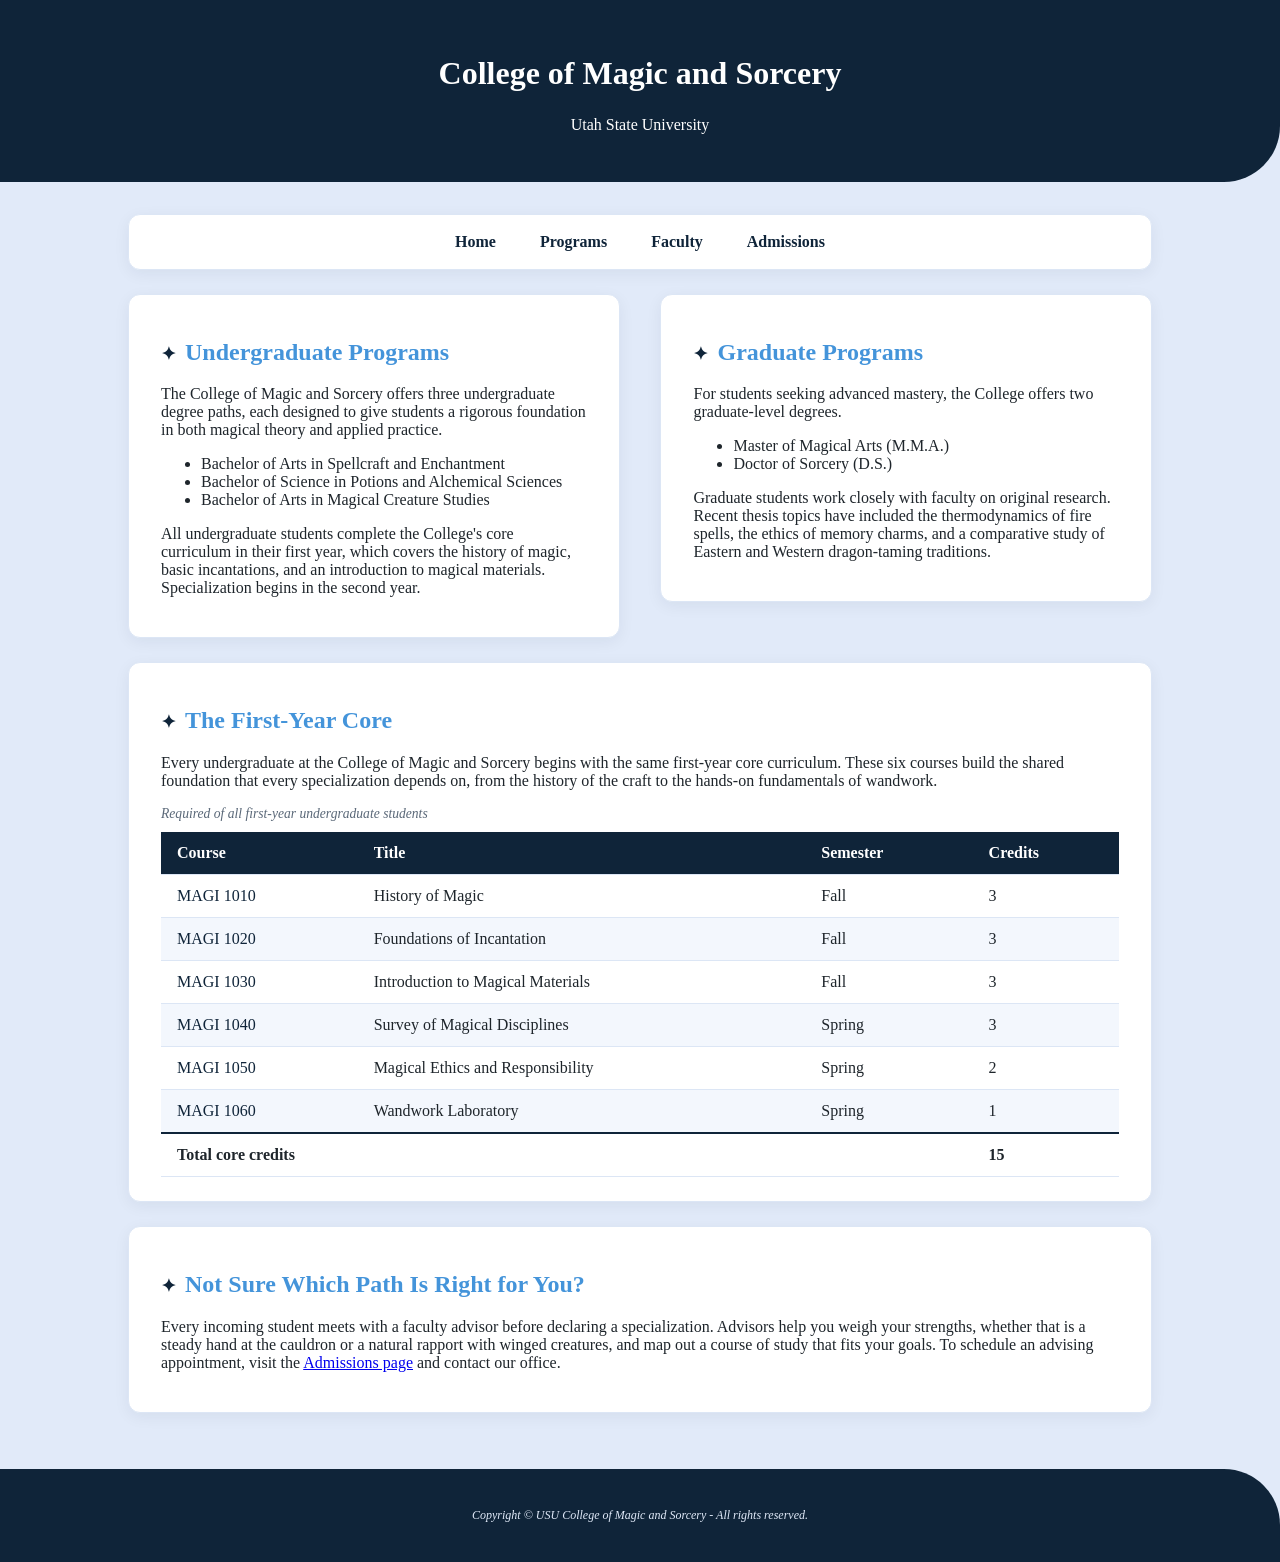
<file: usu-mas/programs.html>
<!DOCTYPE html>
<html lang="en">
  <head>
    <meta charset="UTF-8" />
    <meta name="viewport" content="width=device-width, initial-scale=1.0" />
    <title>USU College of Magic and Sorcery - Programs</title>
    <link rel="stylesheet" href="magic.css" />
    <link rel="icon" href="images/favicon.svg" />
  </head>
  <body>

    <header>
      <h1>College of Magic and Sorcery</h1>
      <p>Utah State University</p>
    </header>

    <div id="wrapper">

      <nav>
        <ul>
          <li><a href="index.html">Home</a></li>
          <li><a href="programs.html">Programs</a></li>
          <li><a href="faculty.html">Faculty</a></li>
          <li><a href="admissions.html">Admissions</a></li>
        </ul>
      </nav>

      <main>

        <div class="card column-left">
          <h2>Undergraduate Programs</h2>

          <p>
            The College of Magic and Sorcery offers three undergraduate degree paths, each designed
            to give students a rigorous foundation in both magical theory and applied practice.
          </p>

          <ul>
            <li>Bachelor of Arts in Spellcraft and Enchantment</li>
            <li>Bachelor of Science in Potions and Alchemical Sciences</li>
            <li>Bachelor of Arts in Magical Creature Studies</li>
          </ul>

          <p>
            All undergraduate students complete the College's core curriculum in their first year,
            which covers the history of magic, basic incantations, and an introduction to magical
            materials. Specialization begins in the second year.
          </p>
        </div>

        <div class="card column-right">
          <h2>Graduate Programs</h2>

          <p>
            For students seeking advanced mastery, the College offers two graduate-level degrees.
          </p>

          <ul>
            <li>Master of Magical Arts (M.M.A.)</li>
            <li>Doctor of Sorcery (D.S.)</li>
          </ul>

          <p>
            Graduate students work closely with faculty on original research. Recent thesis topics
            have included the thermodynamics of fire spells, the ethics of memory charms, and a
            comparative study of Eastern and Western dragon-taming traditions.
          </p>
        </div>

        <div class="card clear">
          <h2>The First-Year Core</h2>

          <p>
            Every undergraduate at the College of Magic and Sorcery begins with the same first-year
            core curriculum. These six courses build the shared foundation that every specialization
            depends on, from the history of the craft to the hands-on fundamentals of wandwork.
          </p>

          <table>
            <caption>Required of all first-year undergraduate students</caption>
            <thead>
              <tr>
                <th scope="col">Course</th>
                <th scope="col">Title</th>
                <th scope="col">Semester</th>
                <th scope="col">Credits</th>
              </tr>
            </thead>
            <tbody>
              <tr>
                <th scope="row">MAGI 1010</th>
                <td>History of Magic</td>
                <td>Fall</td>
                <td>3</td>
              </tr>
              <tr>
                <th scope="row">MAGI 1020</th>
                <td>Foundations of Incantation</td>
                <td>Fall</td>
                <td>3</td>
              </tr>
              <tr>
                <th scope="row">MAGI 1030</th>
                <td>Introduction to Magical Materials</td>
                <td>Fall</td>
                <td>3</td>
              </tr>
              <tr>
                <th scope="row">MAGI 1040</th>
                <td>Survey of Magical Disciplines</td>
                <td>Spring</td>
                <td>3</td>
              </tr>
              <tr>
                <th scope="row">MAGI 1050</th>
                <td>Magical Ethics and Responsibility</td>
                <td>Spring</td>
                <td>2</td>
              </tr>
              <tr>
                <th scope="row">MAGI 1060</th>
                <td>Wandwork Laboratory</td>
                <td>Spring</td>
                <td>1</td>
              </tr>
            </tbody>
            <tfoot>
              <tr>
                <th scope="row" colspan="3">Total core credits</th>
                <td>15</td>
              </tr>
            </tfoot>
          </table>
        </div>

        <div class="card clear">
          <h2>Not Sure Which Path Is Right for You?</h2>

          <p>
            Every incoming student meets with a faculty advisor before declaring a specialization.
            Advisors help you weigh your strengths, whether that is a steady hand at the cauldron or
            a natural rapport with winged creatures, and map out a course of study that fits your
            goals. To schedule an advising appointment, visit the
            <a href="admissions.html">Admissions page</a> and contact our office.
          </p>
        </div>

      </main>

    </div>

    <footer>
      <p>Copyright &copy; USU College of Magic and Sorcery - All rights reserved.</p>
    </footer>

  </body>
</html>
</file>
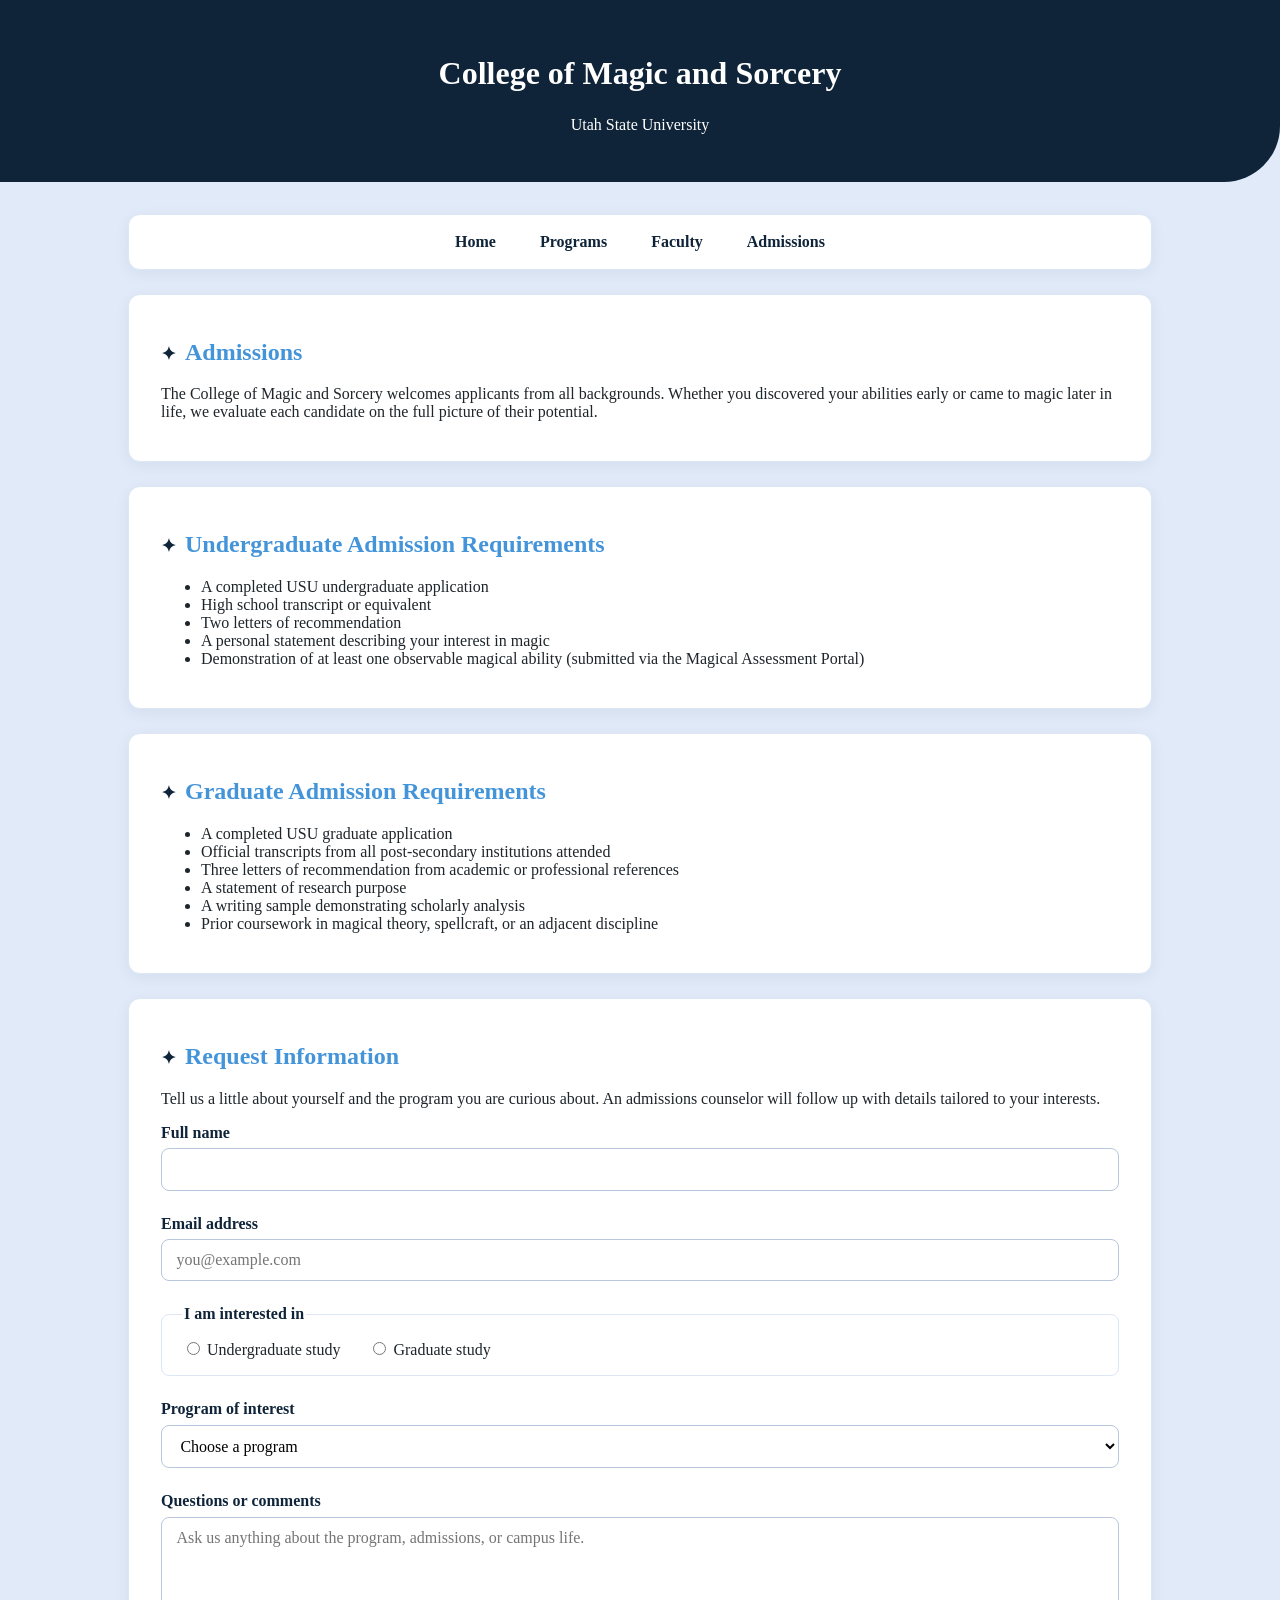
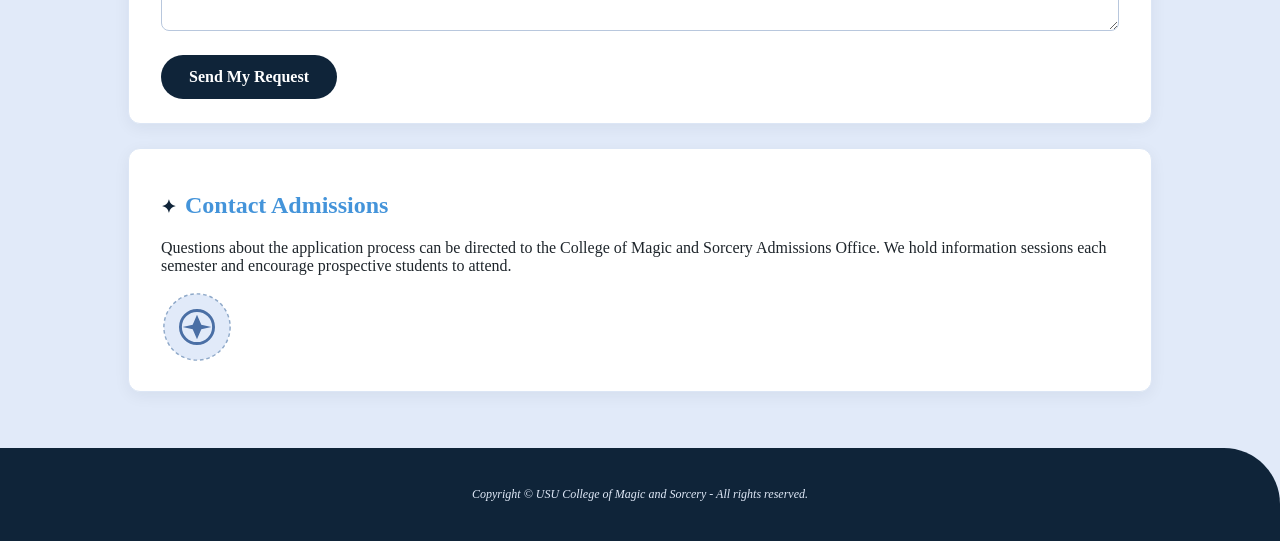
<file: usu-mas/assignment-08/admissions.html>
<!DOCTYPE html>
<html lang="en">
  <head>
    <meta charset="UTF-8" />
    <meta name="viewport" content="width=device-width, initial-scale=1.0" />
    <title>USU College of Magic and Sorcery - Admissions</title>
    <link rel="stylesheet" href="magic.css" />
    <link rel="icon" href="images/favicon.svg" />
  </head>
  <body>

    <header>
      <h1>College of Magic and Sorcery</h1>
      <p>Utah State University</p>
    </header>

    <div id="wrapper">

      <nav>
        <ul>
          <li><a href="index.html">Home</a></li>
          <li><a href="programs.html">Programs</a></li>
          <li><a href="faculty.html">Faculty</a></li>
          <li><a href="admissions.html">Admissions</a></li>
        </ul>
      </nav>

      <main>

        <div class="card">
          <h2>Admissions</h2>

          <p>
            The College of Magic and Sorcery welcomes applicants from all backgrounds. Whether you
            discovered your abilities early or came to magic later in life, we evaluate each
            candidate on the full picture of their potential.
          </p>
        </div>

        <div class="card">
          <h2>Undergraduate Admission Requirements</h2>

          <ul>
            <li>A completed USU undergraduate application</li>
            <li>High school transcript or equivalent</li>
            <li>Two letters of recommendation</li>
            <li>A personal statement describing your interest in magic</li>
            <li>Demonstration of at least one observable magical ability (submitted via the Magical Assessment Portal)</li>
          </ul>
        </div>

        <div class="card">
          <h2>Graduate Admission Requirements</h2>

          <ul>
            <li>A completed USU graduate application</li>
            <li>Official transcripts from all post-secondary institutions attended</li>
            <li>Three letters of recommendation from academic or professional references</li>
            <li>A statement of research purpose</li>
            <li>A writing sample demonstrating scholarly analysis</li>
            <li>Prior coursework in magical theory, spellcraft, or an adjacent discipline</li>
          </ul>
        </div>

        <div class="card">
          <h2>Request Information</h2>

          <p>
            Tell us a little about yourself and the program you are curious about. An admissions
            counselor will follow up with details tailored to your interests.
          </p>

          <form action="https://httpbin.org/post" method="post" target="_blank">

            <div class="field">
              <label for="full-name">Full name</label>
              <input type="text" id="full-name" name="full-name" required />
            </div>

            <div class="field">
              <label for="email">Email address</label>
              <input type="email" id="email" name="email" placeholder="you@example.com" required />
            </div>

            <fieldset>
              <legend>I am interested in</legend>
              <input type="radio" id="level-undergrad" name="level" value="undergraduate" required />
              <label for="level-undergrad">Undergraduate study</label>
              <input type="radio" id="level-grad" name="level" value="graduate" />
              <label for="level-grad">Graduate study</label>
            </fieldset>

            <div class="field">
              <label for="program">Program of interest</label>
              <select id="program" name="program" required>
                <option value="" disabled selected>Choose a program</option>
                <option value="spellcraft">B.A. Spellcraft and Enchantment</option>
                <option value="potions">B.S. Potions and Alchemical Sciences</option>
                <option value="creatures">B.A. Magical Creature Studies</option>
                <option value="mma">Master of Magical Arts</option>
                <option value="doctorate">Doctor of Sorcery</option>
                <option value="undecided">I'm not sure yet</option>
              </select>
            </div>

            <div class="field">
              <label for="questions">Questions or comments</label>
              <textarea id="questions" name="questions" rows="5" placeholder="Ask us anything about the program, admissions, or campus life."></textarea>
            </div>

            <button type="submit">Send My Request</button>
          </form>
        </div>

        <div class="card">
          <h2>Contact Admissions</h2>

          <p>
            Questions about the application process can be directed to the College of Magic and
            Sorcery Admissions Office. We hold information sessions each semester and encourage
            prospective students to attend.
          </p>

          <a href="mailto:admissions@magic.usu.edu" class="cta-link">
            <img src="images/icon-contact.svg" alt="Contact the Admissions Office" />
          </a>
        </div>

      </main>

    </div>

    <footer>
      <p>Copyright &copy; USU College of Magic and Sorcery - All rights reserved.</p>
    </footer>

  </body>
</html>
</file>
<file: final-project/css/organic.css>
/* Organic — design-system tokens and component classes. This file is the source of truth for the system's look; retune it here and see readme.md. */
@import url('https://fonts.googleapis.com/css2?family=Caprasimo:wght@400&family=Figtree:wght@400;600;700&display=swap');

:root {
  --color-bg: #f5ead8;
  --color-surface: #ebddc5;
  --color-text: #201e1d;
  --color-accent: #c67139;
  --color-accent-2: #7a8a5e;
  --color-divider: color-mix(in srgb, #201e1d 16%, transparent);

  /* Tonal ramps — generated in OKLCH on one shared lightness scale, so the
     same step of any role matches the others in visual value. */
  --color-neutral-100: #f9f4ed;
  --color-neutral-200: #eee7db;
  --color-neutral-300: #dcd3c4;
  --color-neutral-400: #c0b6a5;
  --color-neutral-500: #a19786;
  --color-neutral-600: #82796a;
  --color-neutral-700: #645c50;
  --color-neutral-800: #474238;
  --color-neutral-900: #2e2b25;

  --color-accent-100: #fff2eb;
  --color-accent-200: #ffe1d0;
  --color-accent-300: #ffc6a5;
  --color-accent-400: #f6a06b;
  --color-accent-500: #d67f48;
  --color-accent-600: #b2622d;
  --color-accent-700: #8c491a;
  --color-accent-800: #643312;
  --color-accent-900: #402310;

  --color-accent-2-100: #f0fae1;
  --color-accent-2-200: #e1eecc;
  --color-accent-2-300: #ccdbb2;
  --color-accent-2-400: #aebf92;
  --color-accent-2-500: #8fa073;
  --color-accent-2-600: #728157;
  --color-accent-2-700: #56633f;
  --color-accent-2-800: #3d472b;
  --color-accent-2-900: #272e1b;

  --font-heading: "Caprasimo", system-ui, sans-serif;
  --font-heading-weight: 400;
  --font-body: "Figtree", system-ui, sans-serif;

  --space-1: 4.4px;
  --space-2: 8.8px;
  --space-3: 13.2px;
  --space-4: 17.6px;
  --space-6: 26.4px;
  --space-8: 35.2px;

  --radius-sm: 8px;
  --radius-md: 16px;
  --radius-lg: 28px;

  /* Elevation — derived from the ground: soft ink-tinted shadows on a
     light theme, a hairline edge + ambient darkness on a dark one. */
  --shadow-sm: 0 1px 2px color-mix(in srgb, #2e2b25 14%, transparent);
  --shadow-md: 0 3px 10px color-mix(in srgb, #2e2b25 16%, transparent);
  --shadow-lg: 0 12px 32px color-mix(in srgb, #2e2b25 22%, transparent);
}

body {
  background: var(--color-bg);
  color: var(--color-text);
  font-family: var(--font-body);
}
h1, h2, h3, h4 { font-family: var(--font-heading); font-weight: var(--font-heading-weight); }

.washed{filter:saturate(0.6) contrast(0.85) brightness(1.1) opacity(0.94)}

/* ══════════════════════════════════════════════════════════════════════════
   Components — built with the tokens above. Plain CSS
   on plain HTML: no JavaScript, no build step. Each class is documented in
   readme.md and demonstrated in foundations/ and components/.
   ══════════════════════════════════════════════════════════════════════ */

*, *::before, *::after { box-sizing: border-box; }
body { margin: 0; font-size: 15px; line-height: 1.55; font-weight: 400; }
h1, h2, h3, h4, h5, h6 {
  font-family: var(--font-heading); font-weight: var(--font-heading-weight);
  line-height: 1.12; letter-spacing: -0.015em; margin: 0 0 var(--space-2);
}
h1 { font-size: 42px; }
h2 { font-size: 32px; }
h3 { font-size: 25px; }
h4 { font-size: 20px; }
h5 { font-size: 16px; }
h6 { font-size: 13px; }
h6 { letter-spacing: 0.08em; text-transform: uppercase; }
p { margin: 0 0 var(--space-3); }
a { color: var(--color-accent); text-underline-offset: 3px; }
img { display: block; max-width: 100%; }
figure { margin: 0; }
figcaption {
  font-size: 11px; margin-top: var(--space-1);
  color: color-mix(in srgb, var(--color-text) 55%, transparent);
}
.text-muted { color: color-mix(in srgb, var(--color-text) 55%, transparent); }
:focus { outline: none; }
:focus-visible { outline: 2px solid var(--color-accent); outline-offset: 2px; }
::selection { background: color-mix(in srgb, var(--color-accent) 30%, transparent); }

/* — rules — */
.hr {
  height: 1px; border: 0; margin: var(--space-4) 0;
  background: var(--color-divider);
}

/* — buttons — */
.btn {
  display: inline-flex; align-items: center; justify-content: center; gap: 6px;
  cursor: pointer; text-decoration: none;
  font-family: var(--font-heading); font-weight: var(--font-heading-weight);
  font-size: 14px; line-height: 1.2; color: var(--color-text); /* matches the .input's 14px —
     the pair sits side by side in sign-up rows */
  background: transparent; border: 1px solid transparent;
  padding: var(--space-2) calc(var(--space-3) * 1.2);
  border-radius: var(--radius-md);
}
.btn svg { display: block; }
.btn:disabled { opacity: 0.45; cursor: not-allowed; }
.btn-primary { background: var(--color-accent); color: var(--color-bg); }
.btn-primary:hover { background: var(--color-accent-600); }
.btn-primary:active { background: var(--color-accent-700); }
.btn-secondary { border-color: var(--color-divider); }
.btn-secondary:hover { background: color-mix(in srgb, var(--color-text) 7%, transparent); }
.btn-secondary:active { background: color-mix(in srgb, var(--color-text) 14%, transparent); }
.btn-ghost { color: var(--color-accent); padding-inline: var(--space-1); }
.btn-ghost:hover { background: color-mix(in srgb, var(--color-accent) 10%, transparent); }
.btn-ghost:active { background: color-mix(in srgb, var(--color-accent) 18%, transparent); }
.btn-icon { width: 36px; height: 36px; padding: 0; }
.btn-block { width: 100%; margin-top: var(--space-2); }

/* — forms — */
.field > label {
  display: block; font-size: 12px; margin-bottom: 5px;
  color: color-mix(in srgb, var(--color-text) 70%, transparent);
}
.input {
  width: 100%; min-height: 36px; padding: 6px 10px; font: inherit;
  font-size: 14px; color: var(--color-text); caret-color: var(--color-accent);
  background: var(--color-surface);
  border: 1px solid var(--color-divider); border-radius: var(--radius-md);
}
.input:hover { border-color: color-mix(in srgb, var(--color-text) 45%, transparent); }
.input:focus-visible { border-color: var(--color-accent); outline-offset: 0; }
textarea.input { min-height: 90px; resize: vertical; }
.radio { display: inline-flex; align-items: center; gap: 8px; cursor: pointer; font-size: 14px; }
.radio input, .seg-opt input {
  position: absolute; opacity: 0; width: 0; height: 0; pointer-events: none;
}
.radio .dot {
  width: 16px; height: 16px; flex: none; border-radius: 50%;
  border: 1.5px solid var(--color-divider);
}
.radio:hover .dot { border-color: var(--color-accent); }
.radio input:checked + .dot {
  border-color: var(--color-accent); background: var(--color-accent);
  box-shadow: inset 0 0 0 4px var(--color-bg);
}
.radio input:focus-visible + .dot { outline: 2px solid var(--color-accent); outline-offset: 2px; }
.seg {
  display: inline-flex; overflow: hidden;
  border: 1px solid var(--color-divider); border-radius: var(--radius-md);
}
.seg-opt {
  display: inline-flex; align-items: center; gap: 6px;
  padding: 7px 12px; font-size: 13px; cursor: pointer;
}
.seg-opt + .seg-opt { border-left: 1px solid var(--color-divider); }
.seg-opt:has(input:checked) { background: var(--color-accent); color: var(--color-bg); }
.seg-opt:not(:has(input:checked)):hover { background: color-mix(in srgb, var(--color-text) 7%, transparent); }
.seg-opt:has(input:focus-visible) { outline: 2px solid var(--color-accent); outline-offset: -2px; }

/* — cards — */
.card {
  display: flex; flex-direction: column; gap: var(--space-2);
  padding: var(--space-3); border-radius: var(--radius-md); background: var(--color-surface);
}
.card-kicker { font-size: 10px; letter-spacing: 0.1em; text-transform: uppercase; color: var(--color-accent); }
.card-title {
  font-family: var(--font-heading); font-weight: var(--font-heading-weight);
  font-size: 17px; line-height: 1.2;
}
.card-body { margin: 0; font-size: 13px; opacity: 0.8; flex: 1; }
.card-meta {
  display: flex; align-items: center; gap: 6px; font-size: 11px;
  color: color-mix(in srgb, var(--color-text) 50%, transparent);
}
.elev-sm { box-shadow: var(--shadow-sm); }
.elev-md { box-shadow: var(--shadow-md); }
.elev-lg { box-shadow: var(--shadow-lg); }

/* — tags — */
.tag {
  display: inline-flex; align-items: center; font-size: 11px;
  letter-spacing: 0.02em; padding: 3px 10px;
  border-radius: calc(var(--radius-md) * 0.75);
}
.tag-accent { background: var(--color-accent-100); color: var(--color-accent-800); }
.tag-accent-2 { background: var(--color-accent-2-100); color: var(--color-accent-2-800); }
.tag-neutral { background: var(--color-neutral-100); color: var(--color-neutral-800); }
.tag-outline { border: 1px solid var(--color-accent); color: var(--color-accent); }

/* — navigation — */
.nav {
  display: flex; align-items: center; gap: var(--space-4);
  padding: var(--space-3) var(--space-4);
  border-bottom: none;
}
.nav-brand {
  font-family: var(--font-heading); font-weight: var(--font-heading-weight);
  font-size: 18px; margin-right: auto;
}
.nav a { color: inherit; text-decoration: none; font-size: 14px; }
.nav a:hover, .nav a[aria-current='page'] { color: var(--color-accent); }

/* — tables — */
.table { width: 100%; border-collapse: collapse; font-size: 14px; }
.table th {
  text-align: left; font-size: 11px; letter-spacing: 0.08em; text-transform: uppercase;
  color: color-mix(in srgb, var(--color-text) 60%, transparent);
  padding: var(--space-2); border-bottom: 1px solid var(--color-divider);
}
.table td {
  padding: var(--space-2);
  border-bottom: 1px solid color-mix(in srgb, var(--color-text) 8%, transparent);
}
.table tbody tr:hover { background: color-mix(in srgb, var(--color-text) 4%, transparent); }

/* — dialog — */
.dialog-backdrop {
  position: fixed; inset: 0; display: grid; place-items: center;
  padding: var(--space-4);
  background: color-mix(in srgb, var(--color-neutral-900) 50%, transparent);
}
.dialog {
  width: min(440px, 100%); display: flex; flex-direction: column; gap: var(--space-3);
  padding: var(--space-4); border-radius: var(--radius-lg);
  background: var(--color-surface); box-shadow: var(--shadow-lg);
}
.dialog-title {
  font-family: var(--font-heading); font-weight: var(--font-heading-weight);
  font-size: 20px;
}
.dialog-body { font-size: 14px; opacity: 0.85; }
.dialog-actions { display: flex; justify-content: flex-end; gap: var(--space-2); margin-top: var(--space-2); }

/* — rounded frame: everything softens, small controls go pill — */
.card, .dialog { border-radius: calc(var(--radius-lg) * 1.15); }
.btn, .tag, .seg, .input { border-radius: 999px; }
.input { padding-inline: 14px; }
</file>
<file: final-project/css/site.css>
/* Ben Dupuy portfolio — page layer over organic.css */
@import url('https://fonts.googleapis.com/css2?family=Caveat:wght@500;700&display=swap');

:root { --wrap: 1120px; --hand: "Caveat", cursive; }
* { box-sizing: border-box; }
body { margin: 0; background: var(--color-bg); color: var(--color-text); font-family: var(--font-body); font-size: 17px; line-height: 1.55; }
img { max-width: 100%; display: block; }
main { overflow-x: clip; padding-bottom: 64px; }
a { color: var(--color-accent-700); }
a:hover { color: var(--color-accent-800); }
:focus-visible { outline: 2px solid var(--color-accent); outline-offset: 2px; }
h1, h2, h3 { margin: 0; line-height: 1.1; text-wrap: balance; }
h1 { font-size: clamp(36px, 5vw, 60px); }
h2 { font-size: clamp(26px, 3vw, 36px); }
h3 { font-size: 22px; }
p { margin: 0; text-wrap: pretty; }
.muted { color: var(--color-neutral-700); }
.hand { font-family: var(--hand); font-size: 26px; line-height: 1; }
.wrap { max-width: var(--wrap); margin: 0 auto; padding: 0 28px; }
.section { padding: 72px 0; }
.stack { display: flex; flex-direction: column; gap: 16px; }
.row { display: flex; flex-wrap: wrap; gap: 12px; align-items: center; }

/* header */
.site-header { position: sticky; top: 0; z-index: 10; background: color-mix(in srgb, var(--color-bg) 92%, transparent); backdrop-filter: blur(8px); }
.site-header .nav { max-width: var(--wrap); margin: 0 auto; padding: 18px 28px; }
.site-header .nav-brand { font-size: 24px; text-decoration: none; color: var(--color-text); }
.nav-links { display: flex; gap: 6px; flex-wrap: wrap; align-items: center; }
.nav-links a { padding: 8px 14px; border-radius: 999px; text-decoration: none; color: var(--color-text); font-weight: 600; font-size: 15px; }
.nav-links a:hover { background: var(--color-accent-100); }
.nav-links a[aria-current="page"] { background: var(--color-accent-2-100); color: var(--color-accent-2-800); }
.nav-links a.nav-cta { background: var(--color-accent); color: var(--color-bg); }
.nav-links a.nav-cta:hover { background: var(--color-accent-600); }

/* placeholders */
.ph { background: var(--color-surface); border: 2px dashed var(--color-neutral-400); border-radius: var(--radius-lg); display: grid; place-items: center; color: var(--color-neutral-600); font-size: 14px; text-align: center; padding: 12px; }
.ph-circle { border-radius: 50%; aspect-ratio: 1; }

/* hero */
.hero { display: grid; grid-template-columns: minmax(0, 1.3fr) minmax(0, 1fr); gap: 56px; align-items: center; padding: 64px 0 80px; }
.hero .stack { gap: 22px; max-width: 560px; }
.hero-photo { position: relative; width: min(100%, 380px); justify-self: center; }
.hero-photo .ph { width: 100%; }
.doodle-ball { position: absolute; top: -18px; right: -24px; width: 110px; transform: rotate(14deg); }
.doodle-arrow { position: absolute; top: 24px; left: -110px; width: 110px; }
.lead { font-size: 20px; color: var(--color-neutral-700); max-width: 46ch; }

/* problem / approach */
.split { background: var(--color-accent-2-100); border-radius: calc(var(--radius-lg) * 1.4); padding: 48px; display: grid; grid-template-columns: repeat(2, minmax(0, 1fr)); gap: 48px; }
.split .label { display: flex; align-items: center; gap: 12px; color: var(--color-accent-2-800); }
.split .label img { width: 56px; }
.split p { font-size: 19px; }

/* stats */
.stats { display: grid; grid-template-columns: repeat(3, minmax(0, 1fr)); gap: 16px; }
.stat { background: var(--color-accent-100); border-radius: var(--radius-lg); padding: 28px 24px; }
.stat b { display: block; font-family: var(--font-heading); font-weight: 400; font-size: clamp(34px, 4vw, 48px); color: var(--color-accent-800); line-height: 1; }
.stat span { font-size: 15px; color: var(--color-neutral-800); }
.heading-doodle { display: flex; align-items: center; gap: 16px; flex-wrap: wrap; }
.heading-doodle img { width: 110px; }

/* tiles */
.tiles { display: grid; grid-template-columns: repeat(3, minmax(0, 1fr)); gap: 20px; }
.tile { display: flex; flex-direction: column; gap: 12px; text-decoration: none; color: var(--color-text); }
.tile .ph { aspect-ratio: 4 / 3; transition: transform .2s; }
.tile:hover .ph { transform: translateY(-4px); }
.tile .ph.t-accent { background: var(--color-accent-200); }
.tile .ph.t-sage { background: var(--color-accent-2-200); }
.tile strong { font-size: 18px; }

/* process */
.process { display: flex; flex-wrap: wrap; align-items: center; gap: 18px; }
.step { display: flex; align-items: center; gap: 12px; font-weight: 600; font-size: 19px; }
.step i { font-style: normal; width: 48px; height: 48px; border-radius: 50%; background: var(--color-accent); color: var(--color-bg); display: grid; place-items: center; font-family: var(--font-heading); font-size: 22px; }
.process > img { width: 64px; transform: rotate(-12deg); }

/* page banner */
.banner { margin-top: 24px; min-height: 240px; display: flex; align-items: flex-end; justify-content: flex-start; padding: 36px; border-style: solid; border-color: transparent; }
.banner.t-accent { background: var(--color-accent-200); }
.banner.t-sage { background: var(--color-accent-2-200); }
.banner h1 { color: var(--color-text); }

/* about */
.about-intro { display: grid; grid-template-columns: 320px minmax(0, 1fr); gap: 56px; align-items: start; padding: 64px 0; }
.about-photo { aspect-ratio: 5 / 6; border-radius: 200px 200px var(--radius-lg) var(--radius-lg); }
.toolkit { background: var(--color-accent-2-100); border-radius: calc(var(--radius-lg) * 1.4); padding: 40px 48px; }
.timeline { display: flex; flex-direction: column; }
.timeline div { display: grid; grid-template-columns: 100px minmax(0, 1fr); gap: 20px; padding: 18px 0; border-bottom: 2px dashed var(--color-neutral-300); }
.timeline div:last-child { border-bottom: none; }
.interests { display: grid; grid-template-columns: repeat(3, minmax(0, 1fr)); gap: 20px; }
.interest { aspect-ratio: 1; max-width: 220px; width: 100%; border-radius: 50%; display: flex; flex-direction: column; align-items: center; justify-content: center; gap: 10px; font-weight: 600; justify-self: center; }
.interest img { width: 44%; }
.interest:nth-child(1) { background: var(--color-accent-100); }
.interest:nth-child(2) { background: var(--color-accent-2-100); }
.interest:nth-child(3) { background: var(--color-surface); }

/* case studies */
.cases { display: grid; grid-template-columns: repeat(2, minmax(0, 1fr)); gap: 24px; }
.case { padding: 32px; gap: 16px; text-decoration: none; color: var(--color-text); transition: box-shadow .2s; }
.case:hover { box-shadow: var(--shadow-md); }
.case .card-title { font-size: 26px; }
.pae { display: grid; grid-template-columns: repeat(3, minmax(0, 1fr)); gap: 14px; font-size: 15px; }
.pae b { display: block; font-size: 13px; text-transform: uppercase; letter-spacing: .08em; color: var(--color-accent-700); }

/* analytics */
.project-tabs { display: flex; gap: 10px; flex-wrap: wrap; }
.project-tabs a { text-decoration: none; font-size: 14px; padding: 6px 14px; }
.project { display: grid; grid-template-columns: minmax(0, 1fr) minmax(0, 1fr); gap: 48px; align-items: start; }
.code { background: var(--color-text); color: var(--color-bg); border-radius: var(--radius-lg); padding: 24px 28px; font: 15px/1.7 ui-monospace, Menlo, monospace; overflow-x: auto; margin: 0; }
.code .k { color: var(--color-accent-300); }
.code .s { color: var(--color-accent-2-300); }
.tracking { background: var(--color-accent-2-100); border-radius: calc(var(--radius-lg) * 1.4); padding: 40px 48px; display: grid; grid-template-columns: minmax(0, 1fr) minmax(0, 1.4fr); gap: 40px; align-items: center; }
.tracking .ph { aspect-ratio: 16 / 9; background: var(--color-accent-2-200); border-color: var(--color-accent-2-500); gap: 10px; }
.tracking .ph img { width: 110px; }

/* blog */
.filters { display: flex; gap: 8px; flex-wrap: wrap; }
.filters button { cursor: pointer; font: inherit; font-size: 14px; padding: 6px 16px; background: transparent; }
.filters button[aria-pressed="true"] { background: var(--color-accent-100); color: var(--color-accent-800); border-color: transparent; }
.featured { display: grid; grid-template-columns: minmax(0, 1fr) minmax(0, 1fr); gap: 32px; padding: 24px; align-items: center; text-decoration: none; color: var(--color-text); }
.featured .ph { aspect-ratio: 4 / 3; }
.posts { display: grid; grid-template-columns: repeat(3, minmax(0, 1fr)); gap: 28px; }
.post { display: flex; flex-direction: column; gap: 10px; text-decoration: none; color: var(--color-text); }
.post .ph { aspect-ratio: 4 / 3; }
.post strong { font-size: 19px; }

/* contact */
.contact { display: grid; grid-template-columns: minmax(0, 1fr) minmax(0, 1.1fr); gap: 56px; align-items: start; padding: 64px 0; }
.contact .heading-doodle img { width: 72px; transform: rotate(-10deg); }
.contact-form { background: var(--color-surface); border-radius: calc(var(--radius-lg) * 1.4); padding: 36px; display: flex; flex-direction: column; gap: 18px; }
.contact-form .field { display: flex; flex-direction: column; gap: 6px; }
.contact-form .input { background: var(--color-bg); font-size: 16px; min-height: 46px; }
.contact-form textarea.input { border-radius: var(--radius-lg); min-height: 140px; padding: 14px; resize: vertical; }
.contact-form .btn { min-height: 48px; font-size: 16px; }
.form-message { margin: 0; padding: 14px 16px; border-radius: var(--radius-lg); background: var(--color-bg); border-left: 4px solid var(--color-accent-2); font-weight: 600; }

@media (max-width: 860px) {
  .hero, .about-intro, .contact, .project, .tracking, .featured { grid-template-columns: 1fr; gap: 36px; }
  .hero-photo { width: min(80%, 320px); }
  .doodle-arrow { display: none; }
  .split { grid-template-columns: 1fr; padding: 32px; gap: 32px; }
  .tiles, .posts, .cases { grid-template-columns: 1fr 1fr; }
  .about-photo { max-width: 300px; }
  .section { padding: 52px 0; }
}
@media (max-width: 560px) {
  .wrap { padding: 0 20px; }
  .tiles, .posts, .cases, .stats, .pae { grid-template-columns: 1fr; }
  .interests { grid-template-columns: repeat(3, minmax(0, 1fr)); gap: 10px; }
  .nav-links a { padding: 6px 10px; font-size: 14px; }
  .split, .toolkit, .tracking, .contact-form { padding: 24px; }
}
</file>
<file: usu-mas/magic.css>
* {
  box-sizing: border-box;
}

body {
  margin: 0;
  background-color: #E1EAF9;
  color: #1E252B;
  font-family: Georgia, serif;
}

header {
  background-color: #0F2439;
  color: #FFFFFF;
  text-align: center;
  padding: 2em 1.5em;
  border-radius: 0 0 56px 0;
}

header.hero {
  background-image: linear-gradient(rgba(15, 36, 57, 0.6), rgba(15, 36, 57, 0.75)), url(images/hero-banner.jpg);
  background-repeat: no-repeat;
  background-position: center;
  background-size: cover;
  padding: 180px 1.5em;
}

h1 {
  line-height: 1.3;
}

h2 {
  color: #4494DA;
}

h2::before {
  content: "\2726";
  color: #0F2439;
  font-size: .75em;
  margin-right: .5em;
}

nav {
  background-color: #FFFFFF;
  border: 1px solid #DCE6F5;
  border-radius: 12px;
  text-align: center;
  font-weight: bold;
  padding: .5em;
  margin-bottom: 1.5em;
  box-shadow: 0 4px 16px rgba(15, 36, 57, 0.06);
  position: sticky;
  top: 1em;
  z-index: 10;
}

nav ul {
  list-style-type: none;
  margin: 0;
  padding: 0;
}

nav li {
  display: inline-block;
}

nav a {
  display: block;
  padding: .6em 1.25em;
  border-radius: 8px;
  text-decoration: none;
}

nav a:link {
  color: #0F2439;
}

nav a:visited {
  color: #0F2439;
}

nav a:hover {
  background-color: #E1EAF9;
}

nav a:active {
  background-color: #2A6FB0;
  color: #FFFFFF;
}

a:focus {
  outline: 3px solid #4494DA;
  outline-offset: 2px;
}

footer {
  background-color: #0F2439;
  color: #E1EAF9;
  font-size: .75em;
  font-style: italic;
  text-align: center;
  padding: 2.25em 1.5em;
  border-radius: 0 56px 0 0;
}

#wrapper {
  width: 80%;
  margin-left: auto;
  margin-right: auto;
  padding: 2em 0;
}

.card {
  background-color: #FFFFFF;
  border: 1px solid #DCE6F5;
  border-radius: 12px;
  padding: 1.5em 2em;
  margin-bottom: 1.5em;
  box-shadow: 0 4px 16px rgba(15, 36, 57, 0.06);
  overflow: auto;
  position: relative;
}

.badge {
  position: absolute;
  top: 1.25em;
  right: 1.5em;
  background-color: #2A6FB0;
  color: #FFFFFF;
  font-size: .7em;
  font-weight: bold;
  text-transform: uppercase;
  letter-spacing: .05em;
  padding: .4em .9em;
  border-radius: 999px;
}

.column-left {
  float: left;
  width: 48%;
}

.column-right {
  float: right;
  width: 48%;
}

.clear {
  clear: both;
}

figure {
  background-color: #FFFFFF;
  border: 1px solid #DCE6F5;
  border-radius: 12px;
  padding: 1.5em;
  margin: 0 0 1em 0;
  text-align: center;
  box-shadow: 0 4px 16px rgba(15, 36, 57, 0.06);
  display: block;
}

.card figure {
  float: left;
  width: 220px;
  margin: 0 1.75em .5em 0;
}

img.portrait {
  width: 120px;
  height: 120px;
  border-radius: 50%;
  border-style: none;
  object-fit: cover;
}

figcaption {
  margin-top: .75em;
  font-weight: bold;
  color: #0F2439;
}

.cta-link img {
  width: 72px;
  height: 72px;
  border-radius: 50%;
  border-style: none;
}

/* Tables */

table {
  width: 100%;
  border-collapse: collapse;
  margin-top: 1em;
}

th, td {
  padding: .75em 1em;
  text-align: left;
  border-bottom: 1px solid #DCE6F5;
}

caption {
  text-align: left;
  font-style: italic;
  font-size: .85em;
  color: #5A6878;
  padding-bottom: .75em;
}

thead th {
  background-color: #0F2439;
  color: #FFFFFF;
}

tbody tr:nth-of-type(even) {
  background-color: #F3F7FD;
}

tbody th {
  font-weight: normal;
  color: #0F2439;
}

tfoot th, tfoot td {
  font-weight: bold;
  border-top: 2px solid #0F2439;
}

/* Forms */

form {
  display: flex;
  flex-direction: column;
  gap: 1.5em;
}

.field {
  display: flex;
  flex-direction: column;
  gap: .4em;
}

.field label, legend {
  font-weight: bold;
  color: #0F2439;
}

input[type="text"], input[type="email"], select, textarea {
  font: inherit;
  padding: .7em .9em;
  border: 1px solid #B8C7DD;
  border-radius: 8px;
  background-color: #FFFFFF;
}

textarea {
  resize: vertical;
}

input:focus, select:focus, textarea:focus {
  outline: 3px solid #4494DA;
  outline-offset: 2px;
}

fieldset {
  border: 1px solid #DCE6F5;
  border-radius: 8px;
  padding: 1em 1.25em;
  margin: 0;
}

fieldset label {
  margin-right: 1.5em;
}

button {
  font: inherit;
  font-weight: bold;
  background-color: #0F2439;
  color: #FFFFFF;
  padding: .8em 1.75em;
  border: none;
  border-radius: 999px;
  cursor: pointer;
  align-self: flex-start;
}

button:hover {
  background-color: #2A6FB0;
}

.form-message {
  background-color: #F3F7FD;
  border: 1px solid #DCE6F5;
  border-radius: 8px;
  padding: 1em 1.25em;
  margin: 0;
  color: #0F2439;
}

button:focus {
  outline: 3px solid #4494DA;
  outline-offset: 2px;
}
</file>
<file: usu-mas/assignment-08/magic.css>
* {
  box-sizing: border-box;
}

body {
  margin: 0;
  background-color: #E1EAF9;
  color: #1E252B;
  font-family: Georgia, serif;
}

header {
  background-color: #0F2439;
  color: #FFFFFF;
  text-align: center;
  padding: 2em 1.5em;
  border-radius: 0 0 56px 0;
}

header.hero {
  background-image: linear-gradient(rgba(15, 36, 57, 0.6), rgba(15, 36, 57, 0.75)), url(images/hero-banner.jpg);
  background-repeat: no-repeat;
  background-position: center;
  background-size: cover;
  padding: 180px 1.5em;
}

h1 {
  line-height: 1.3;
}

h2 {
  color: #4494DA;
}

h2::before {
  content: "\2726";
  color: #0F2439;
  font-size: .75em;
  margin-right: .5em;
}

nav {
  background-color: #FFFFFF;
  border: 1px solid #DCE6F5;
  border-radius: 12px;
  text-align: center;
  font-weight: bold;
  padding: .5em;
  margin-bottom: 1.5em;
  box-shadow: 0 4px 16px rgba(15, 36, 57, 0.06);
  position: sticky;
  top: 1em;
  z-index: 10;
}

nav ul {
  list-style-type: none;
  margin: 0;
  padding: 0;
}

nav li {
  display: inline-block;
}

nav a {
  display: block;
  padding: .6em 1.25em;
  border-radius: 8px;
  text-decoration: none;
}

nav a:link {
  color: #0F2439;
}

nav a:visited {
  color: #0F2439;
}

nav a:hover {
  background-color: #E1EAF9;
}

nav a:active {
  background-color: #4494DA;
  color: #FFFFFF;
}

nav a:focus {
  outline: 3px solid #4494DA;
  outline-offset: 2px;
}

footer {
  background-color: #0F2439;
  color: #E1EAF9;
  font-size: .75em;
  font-style: italic;
  text-align: center;
  padding: 2.25em 1.5em;
  border-radius: 0 56px 0 0;
}

#wrapper {
  width: 80%;
  margin-left: auto;
  margin-right: auto;
  padding: 2em 0;
}

.card {
  background-color: #FFFFFF;
  border: 1px solid #DCE6F5;
  border-radius: 12px;
  padding: 1.5em 2em;
  margin-bottom: 1.5em;
  box-shadow: 0 4px 16px rgba(15, 36, 57, 0.06);
  overflow: auto;
  position: relative;
}

.badge {
  position: absolute;
  top: 1.25em;
  right: 1.5em;
  background-color: #4494DA;
  color: #FFFFFF;
  font-size: .7em;
  font-weight: bold;
  text-transform: uppercase;
  letter-spacing: .05em;
  padding: .4em .9em;
  border-radius: 999px;
}

.column-left {
  float: left;
  width: 48%;
}

.column-right {
  float: right;
  width: 48%;
}

.clear {
  clear: both;
}

figure {
  background-color: #FFFFFF;
  border: 1px solid #DCE6F5;
  border-radius: 12px;
  padding: 1.5em;
  margin: 0 0 1em 0;
  text-align: center;
  box-shadow: 0 4px 16px rgba(15, 36, 57, 0.06);
  display: block;
}

.card figure {
  float: left;
  width: 220px;
  margin: 0 1.75em .5em 0;
}

img.portrait {
  width: 120px;
  height: 120px;
  border-radius: 50%;
  border-style: none;
  object-fit: cover;
}

figcaption {
  margin-top: .75em;
  font-weight: bold;
  color: #0F2439;
}

.cta-link img {
  width: 72px;
  height: 72px;
  border-radius: 50%;
  border-style: none;
}

/* Tables */

table {
  width: 100%;
  border-collapse: collapse;
  margin-top: 1em;
}

th, td {
  padding: .75em 1em;
  text-align: left;
  border-bottom: 1px solid #DCE6F5;
}

caption {
  text-align: left;
  font-style: italic;
  font-size: .85em;
  color: #5A6878;
  padding-bottom: .75em;
}

thead th {
  background-color: #0F2439;
  color: #FFFFFF;
}

tbody tr:nth-of-type(even) {
  background-color: #F3F7FD;
}

tbody th {
  font-weight: normal;
  color: #0F2439;
}

tfoot th, tfoot td {
  font-weight: bold;
  border-top: 2px solid #0F2439;
}

/* Forms */

form {
  display: flex;
  flex-direction: column;
  gap: 1.5em;
}

.field {
  display: flex;
  flex-direction: column;
  gap: .4em;
}

.field label, legend {
  font-weight: bold;
  color: #0F2439;
}

input[type="text"], input[type="email"], select, textarea {
  font: inherit;
  padding: .7em .9em;
  border: 1px solid #B8C7DD;
  border-radius: 8px;
  background-color: #FFFFFF;
}

textarea {
  resize: vertical;
}

input:focus, select:focus, textarea:focus {
  outline: 3px solid #4494DA;
  outline-offset: 2px;
}

fieldset {
  border: 1px solid #DCE6F5;
  border-radius: 8px;
  padding: 1em 1.25em;
  margin: 0;
}

fieldset label {
  margin-right: 1.5em;
}

button {
  font: inherit;
  font-weight: bold;
  background-color: #0F2439;
  color: #FFFFFF;
  padding: .8em 1.75em;
  border: none;
  border-radius: 999px;
  cursor: pointer;
  align-self: flex-start;
}

button:hover {
  background-color: #4494DA;
}

button:focus {
  outline: 3px solid #4494DA;
  outline-offset: 2px;
}
</file>
